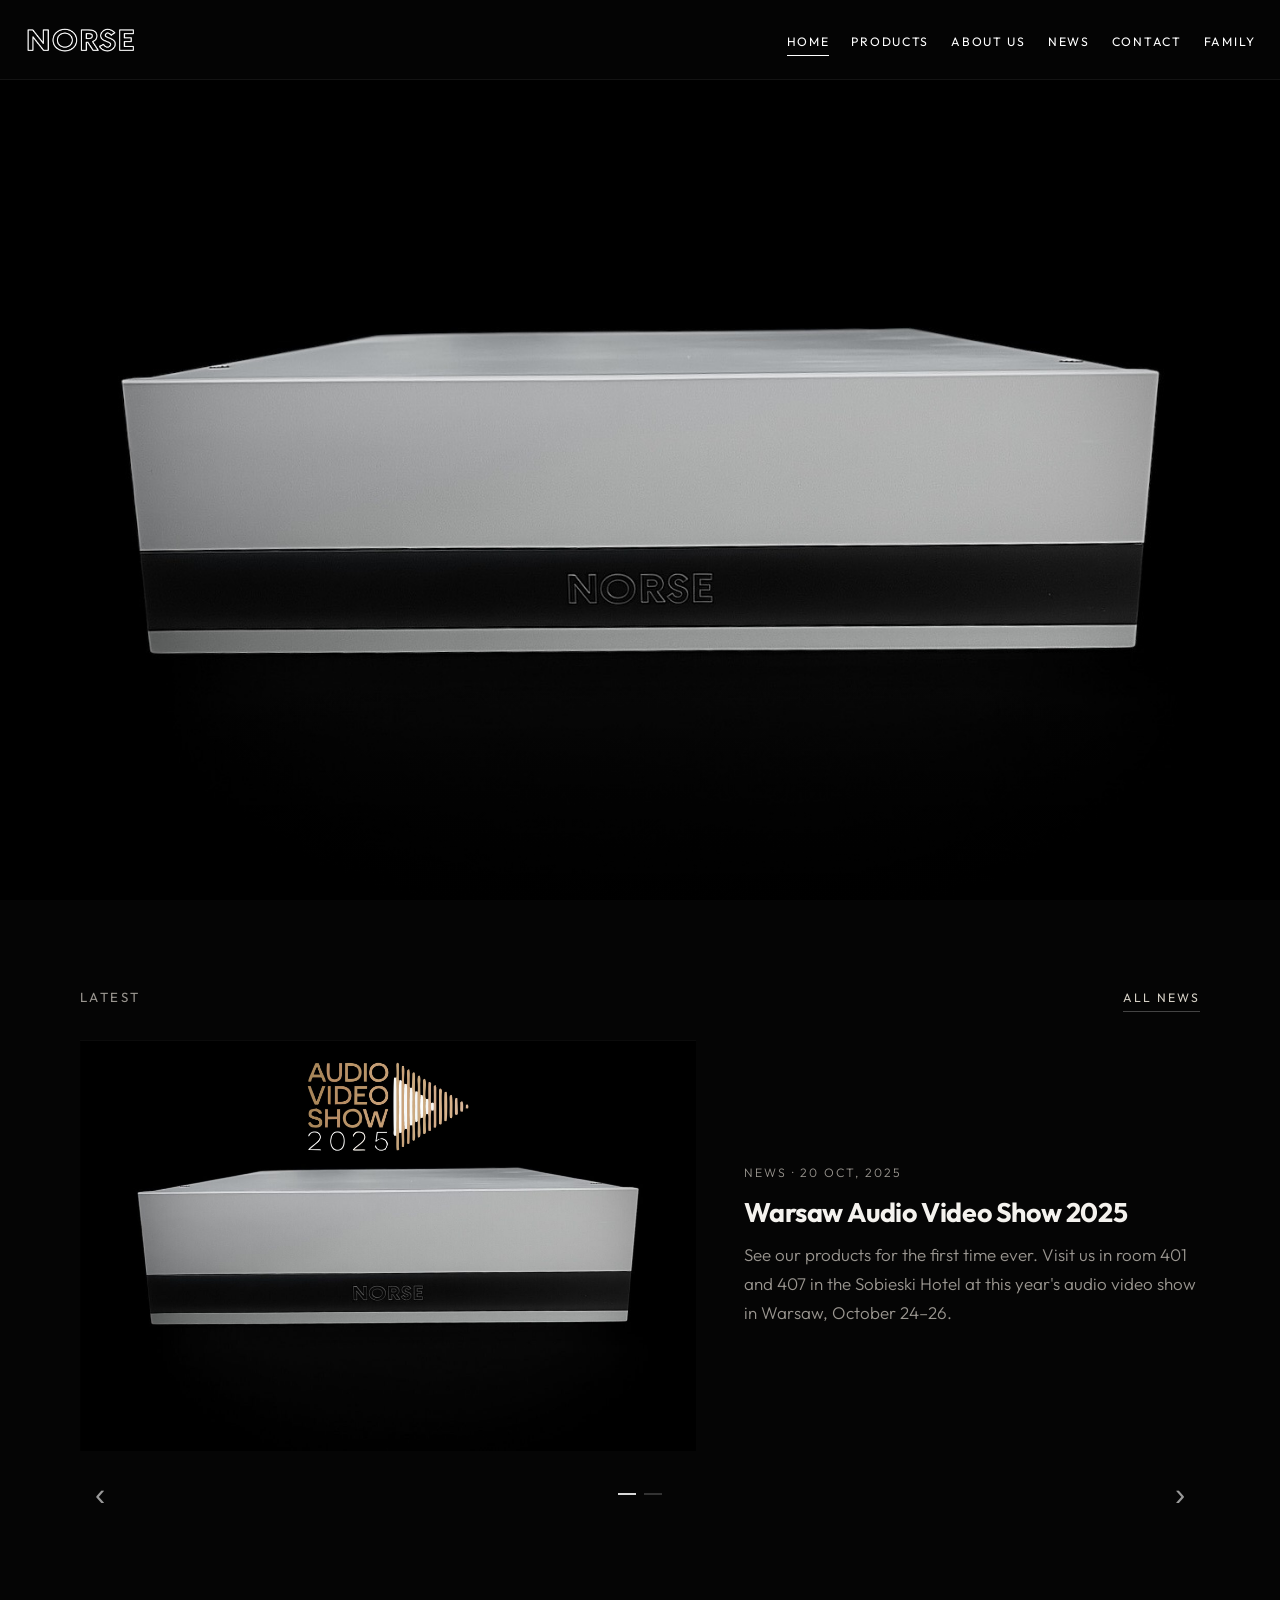
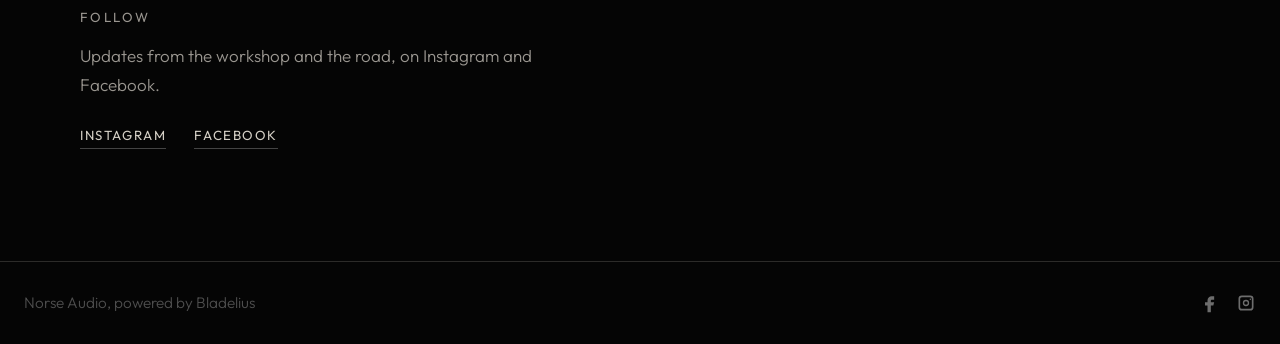
<file: index.html>
<!DOCTYPE html>
<html lang="en">
<head>
  <meta charset="utf-8">
  <meta name="viewport" content="width=device-width, initial-scale=1">
  <meta name="robots" content="noindex, nofollow">
  <title>Norse Audio</title>
  <meta name="description" content="Norse Audio, powered by Bladelius. A modular high-fidelity system designed in Sweden: the X1 power amplifier, X2 pre-amplifier and X5 power supply.">
  <link rel="icon" href="favicon.png" type="image/png">
  <link rel="preconnect" href="https://fonts.googleapis.com">
  <link rel="preconnect" href="https://fonts.gstatic.com" crossorigin>
  <link href="https://fonts.googleapis.com/css2?family=Outfit:wght@300;400;500;600;700&display=swap" rel="stylesheet">
  <link rel="stylesheet" href="css/style.css?v=1">
  <style>.hero { background-image: url("images/hero/home.jpg"); background-position: 50% 50%; }</style>
  <script type="application/ld+json">
{
  "@context": "https://schema.org",
  "@type": "Organization",
  "name": "Norse Audio",
  "brand": "Norse Audio",
  "url": "https://www.norseaudio.se/",
  "logo": "https://www.norseaudio.se/images/brand/logo.png",
  "parentOrganization": {
    "@type": "Organization",
    "name": "Bladelius",
    "url": "https://bladelius.com/"
  },
  "sameAs": [
    "https://www.instagram.com/norse_audio/",
    "https://www.facebook.com/profile.php?id=61580190315646"
  ]
}
  </script>
</head>
<body>
  <header class="site-header">
    <div class="inner">
      <a class="logo" href="index.html" aria-label="Norse Audio home">
        <img src="images/brand/logo.png?v=1" width="200" height="53" alt="Norse">
      </a>
      <button class="nav-toggle" type="button" aria-label="Open menu" aria-expanded="false" aria-controls="site-nav"><svg viewBox="0 0 24 24" aria-hidden="true"><path d="M3 6h18v2H3V6zm0 5h18v2H3v-2zm0 5h18v2H3v-2z"/></svg></button>
      <nav class="site-nav" id="site-nav">
        <ul>
          <li><a href="index.html" aria-current="page">Home</a></li>
          <li><a href="products/">Products</a></li>
          <li><a href="about-us/">About Us</a></li>
          <li><a href="news/">News</a></li>
          <li><a href="contact/">Contact</a></li>
          <li><a href="family/">Family</a></li>
        </ul>
      </nav>
    </div>
  </header>
  <main>
    <section class="hero" aria-label="Norse Audio"></section>

    <section class="home-latest">
      <div class="wrap">
        <div class="section-head">
          <h2>Latest</h2>
          <a class="text-link" href="news/">All news</a>
        </div>
        <div class="slider" data-slider data-interval="7000" aria-label="Latest news">
          <div class="slider-viewport">
        <article class="slide is-active">
          <a href="news/">
            <div class="slide-image"><img src="images/news/warsaw.jpg" alt="Norse Audio component at the Warsaw Audio Video Show 2025"></div>
            <div class="slide-body">
              <p class="kicker">News · 20 Oct, 2025</p>
              <h3>Warsaw Audio Video Show 2025</h3>
              <p>See our products for the first time ever. Visit us in room 401 and 407 in the Sobieski Hotel at this year&#x27;s audio video show in Warsaw, October 24–26.</p>
            </div>
          </a>
        </article>
        <article class="slide">
          <a href="news/">
            <div class="slide-image"><img src="images/news/system.jpg" alt="Norse Audio component"></div>
            <div class="slide-body">
              <p class="kicker">News · 6 Oct, 2025</p>
              <h3>Norse, powered by Bladelius</h3>
              <p>Read more about the new Norse X1 and X5.</p>
            </div>
          </a>
        </article>
          </div>
          <div class="slider-controls">
            <button type="button" class="slider-prev" aria-label="Previous"></button>
            <div class="slider-dots" role="tablist" aria-label="Choose slide"></div>
            <button type="button" class="slider-next" aria-label="Next"></button>
          </div>
        </div>
      </div>
    </section>

    <section class="home-follow">
      <div class="wrap">
        <h2>Follow</h2>
        <p>Updates from the workshop and the road, on Instagram and Facebook.</p>
        <div class="follow-links">
          <a href="https://www.instagram.com/norse_audio/" target="_blank" rel="noopener">Instagram</a>
          <a href="https://www.facebook.com/profile.php?id=61580190315646" target="_blank" rel="noopener">Facebook</a>
        </div>
      </div>
    </section>
  </main>
  <footer class="site-footer">
    <div class="inner">
      <div>Norse Audio, powered by Bladelius</div>
      <div class="footer-social">
        <a href="https://www.facebook.com/profile.php?id=61580190315646" target="_blank" rel="noopener" title="Facebook" aria-label="Facebook"><svg viewBox="0 0 24 24" aria-hidden="true"><path d="M14 8h3V4h-3c-2.8 0-5 2.2-5 5v2H6v4h3v8h4v-8h3l1-4h-4V9c0-.6.4-1 1-1z"/></svg></a>
        <a href="https://www.instagram.com/norse_audio/" target="_blank" rel="noopener" title="Instagram" aria-label="Instagram"><svg viewBox="0 0 24 24" aria-hidden="true"><path d="M7 3h10a4 4 0 0 1 4 4v10a4 4 0 0 1-4 4H7a4 4 0 0 1-4-4V7a4 4 0 0 1 4-4zm10 2H7a2 2 0 0 0-2 2v10a2 2 0 0 0 2 2h10a2 2 0 0 0 2-2V7a2 2 0 0 0-2-2zm-5 3.2A3.8 3.8 0 1 1 8.2 12 3.8 3.8 0 0 1 12 8.2zm0 1.6A2.2 2.2 0 1 0 14.2 12 2.2 2.2 0 0 0 12 9.8zM17.2 6.6a.9.9 0 1 1-.9.9.9.9 0 0 1 .9-.9z"/></svg></a>
      </div>
    </div>
  </footer>
  <script src="js/main.js?v=1"></script>
</body>
</html>
</file>
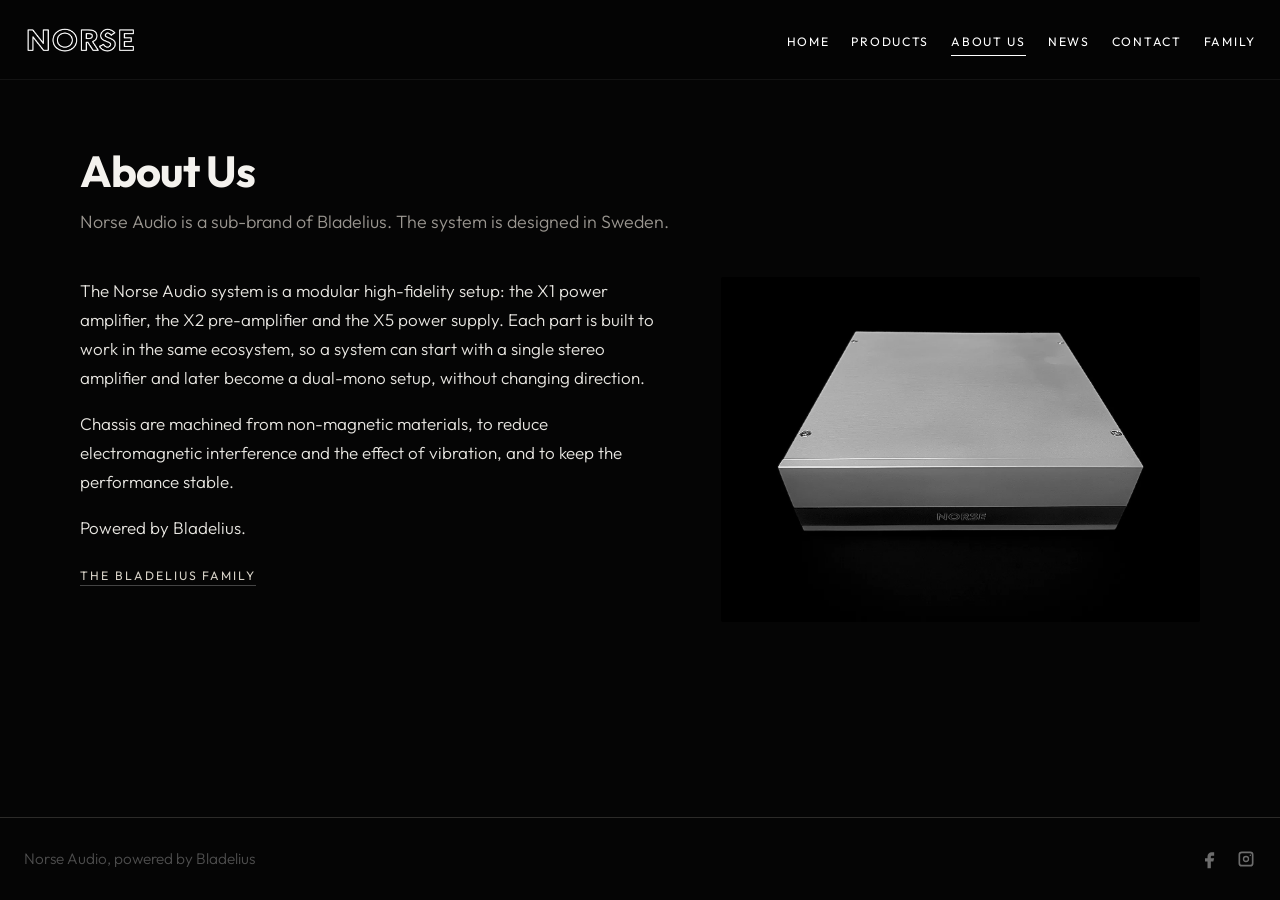
<file: about-us/index.html>
<!DOCTYPE html>
<html lang="en">
<head>
  <meta charset="utf-8">
  <meta name="viewport" content="width=device-width, initial-scale=1">
  <meta name="robots" content="noindex, nofollow">
  <title>Norse Audio – About Us</title>
  <meta name="description" content="Norse Audio is a sub-brand of Bladelius. A modular high-fidelity system, designed in Sweden.">
  <link rel="icon" href="../favicon.png" type="image/png">
  <link rel="preconnect" href="https://fonts.googleapis.com">
  <link rel="preconnect" href="https://fonts.gstatic.com" crossorigin>
  <link href="https://fonts.googleapis.com/css2?family=Outfit:wght@300;400;500;600;700&display=swap" rel="stylesheet">
  <link rel="stylesheet" href="../css/style.css?v=1">
</head>
<body>
  <header class="site-header">
    <div class="inner">
      <a class="logo" href="../index.html" aria-label="Norse Audio home">
        <img src="../images/brand/logo.png?v=1" width="200" height="53" alt="Norse">
      </a>
      <button class="nav-toggle" type="button" aria-label="Open menu" aria-expanded="false" aria-controls="site-nav"><svg viewBox="0 0 24 24" aria-hidden="true"><path d="M3 6h18v2H3V6zm0 5h18v2H3v-2zm0 5h18v2H3v-2z"/></svg></button>
      <nav class="site-nav" id="site-nav">
        <ul>
          <li><a href="../index.html">Home</a></li>
          <li><a href="../products/">Products</a></li>
          <li><a href="../about-us/" aria-current="page">About Us</a></li>
          <li><a href="../news/">News</a></li>
          <li><a href="../contact/">Contact</a></li>
          <li><a href="../family/">Family</a></li>
        </ul>
      </nav>
    </div>
  </header>
  <main class="page">
    <div class="wrap">
      <header class="page-header">
        <h1>About Us</h1>
        <p class="lede">Norse Audio is a sub-brand of Bladelius. The system is designed in Sweden.</p>
      </header>
      <div class="split">
        <div class="prose">
          <p>The Norse Audio system is a modular high-fidelity setup: the X1 power amplifier, the X2 pre-amplifier and the X5 power supply. Each part is built to work in the same ecosystem, so a system can start with a single stereo amplifier and later become a dual-mono setup, without changing direction.</p>
          <p>Chassis are machined from non-magnetic materials, to reduce electromagnetic interference and the effect of vibration, and to keep the performance stable.</p>
          <p>Powered by Bladelius.</p>
          <p><a class="text-link" href="../family/">The Bladelius family</a></p>
        </div>
        <div>
          <img src="../images/products/angle.jpg" alt="Norse Audio component">
        </div>
      </div>
    </div>
  </main>
  <footer class="site-footer">
    <div class="inner">
      <div>Norse Audio, powered by Bladelius</div>
      <div class="footer-social">
        <a href="https://www.facebook.com/profile.php?id=61580190315646" target="_blank" rel="noopener" title="Facebook" aria-label="Facebook"><svg viewBox="0 0 24 24" aria-hidden="true"><path d="M14 8h3V4h-3c-2.8 0-5 2.2-5 5v2H6v4h3v8h4v-8h3l1-4h-4V9c0-.6.4-1 1-1z"/></svg></a>
        <a href="https://www.instagram.com/norse_audio/" target="_blank" rel="noopener" title="Instagram" aria-label="Instagram"><svg viewBox="0 0 24 24" aria-hidden="true"><path d="M7 3h10a4 4 0 0 1 4 4v10a4 4 0 0 1-4 4H7a4 4 0 0 1-4-4V7a4 4 0 0 1 4-4zm10 2H7a2 2 0 0 0-2 2v10a2 2 0 0 0 2 2h10a2 2 0 0 0 2-2V7a2 2 0 0 0-2-2zm-5 3.2A3.8 3.8 0 1 1 8.2 12 3.8 3.8 0 0 1 12 8.2zm0 1.6A2.2 2.2 0 1 0 14.2 12 2.2 2.2 0 0 0 12 9.8zM17.2 6.6a.9.9 0 1 1-.9.9.9.9 0 0 1 .9-.9z"/></svg></a>
      </div>
    </div>
  </footer>
  <script src="../js/main.js?v=1"></script>
</body>
</html>
</file>
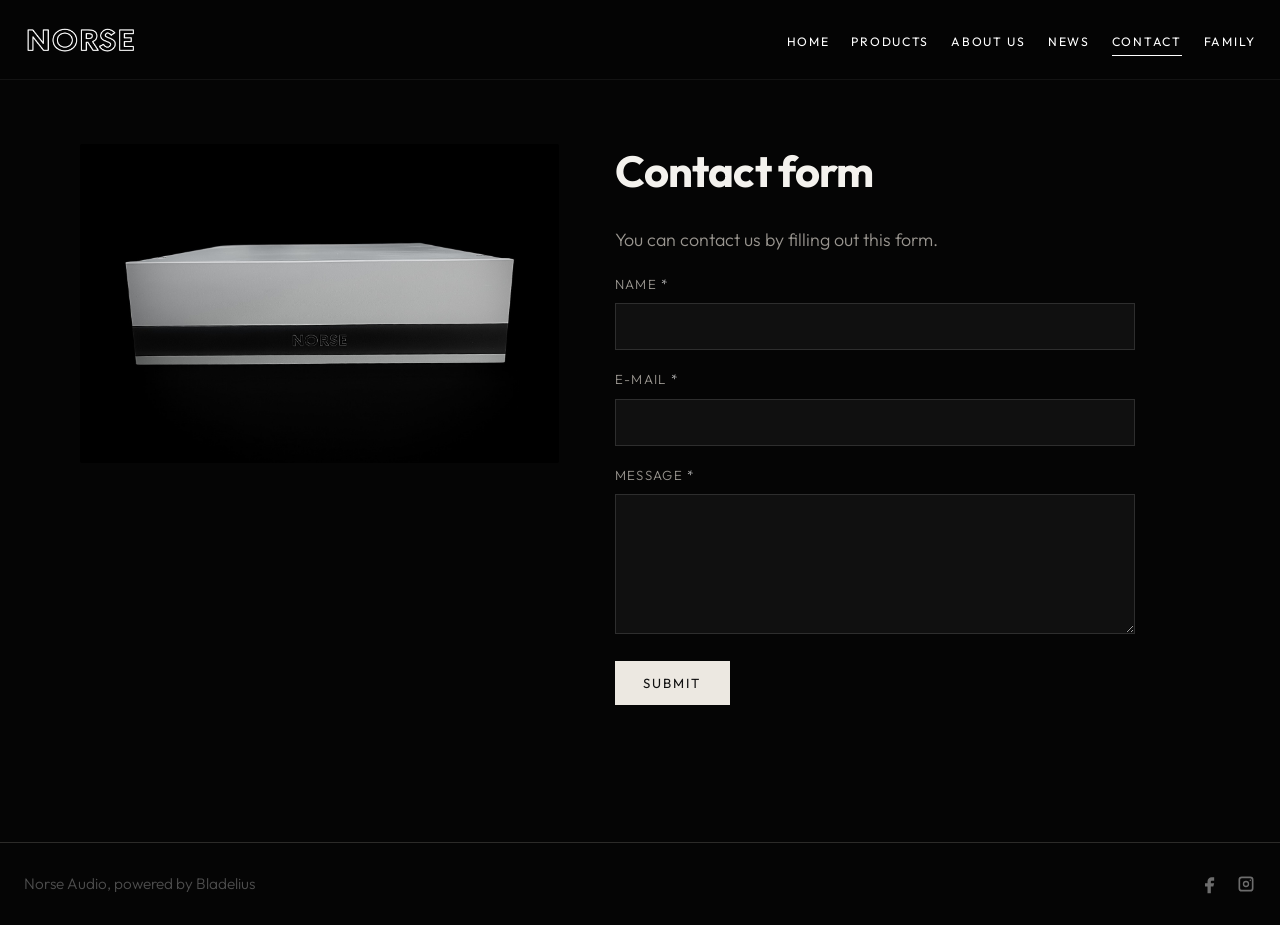
<file: contact/index.html>
<!DOCTYPE html>
<html lang="en">
<head>
  <meta charset="utf-8">
  <meta name="viewport" content="width=device-width, initial-scale=1">
  <meta name="robots" content="noindex, nofollow">
  <title>Norse Audio – Contact</title>
  <meta name="description" content="Contact Norse Audio through the form on this page.">
  <link rel="icon" href="../favicon.png" type="image/png">
  <link rel="preconnect" href="https://fonts.googleapis.com">
  <link rel="preconnect" href="https://fonts.gstatic.com" crossorigin>
  <link href="https://fonts.googleapis.com/css2?family=Outfit:wght@300;400;500;600;700&display=swap" rel="stylesheet">
  <link rel="stylesheet" href="../css/style.css?v=1">
</head>
<body>
  <header class="site-header">
    <div class="inner">
      <a class="logo" href="../index.html" aria-label="Norse Audio home">
        <img src="../images/brand/logo.png?v=1" width="200" height="53" alt="Norse">
      </a>
      <button class="nav-toggle" type="button" aria-label="Open menu" aria-expanded="false" aria-controls="site-nav"><svg viewBox="0 0 24 24" aria-hidden="true"><path d="M3 6h18v2H3V6zm0 5h18v2H3v-2zm0 5h18v2H3v-2z"/></svg></button>
      <nav class="site-nav" id="site-nav">
        <ul>
          <li><a href="../index.html">Home</a></li>
          <li><a href="../products/">Products</a></li>
          <li><a href="../about-us/">About Us</a></li>
          <li><a href="../news/">News</a></li>
          <li><a href="../contact/" aria-current="page">Contact</a></li>
          <li><a href="../family/">Family</a></li>
        </ul>
      </nav>
    </div>
  </header>
  <main class="page">
    <div class="wrap">
      <div class="split reverse">
        <div>
          <img src="../images/products/front.jpg" alt="Norse Audio component">
        </div>
        <div>
          <h1>Contact form</h1>
          <p class="lede">You can contact us by filling out this form.</p>

          <form class="form" data-contact action="https://api.web3forms.com/submit" method="POST">
            <input type="hidden" name="access_key" value="YOUR_WEB3FORMS_ACCESS_KEY">
            <input type="hidden" name="from_name" value="Norse Audio website">
            <input type="hidden" name="subject" value="Contact form — norseaudio.se">
            <div class="hp" aria-hidden="true">
              <label>Leave this empty <input type="checkbox" name="botcheck" tabindex="-1" autocomplete="off"></label>
            </div>

            <div>
              <label for="name">Name <span class="req">*</span></label>
              <input id="name" name="name" type="text" required autocomplete="name">
            </div>
            <div>
              <label for="email">E-mail <span class="req">*</span></label>
              <input id="email" name="email" type="email" required autocomplete="email">
            </div>
            <div>
              <label for="message">Message <span class="req">*</span></label>
              <textarea id="message" name="message" required></textarea>
            </div>
            <button class="btn" type="submit">Submit</button>
            <div class="form-status" role="status" aria-live="polite"></div>
          </form>
        </div>
      </div>
    </div>
  </main>
  <footer class="site-footer">
    <div class="inner">
      <div>Norse Audio, powered by Bladelius</div>
      <div class="footer-social">
        <a href="https://www.facebook.com/profile.php?id=61580190315646" target="_blank" rel="noopener" title="Facebook" aria-label="Facebook"><svg viewBox="0 0 24 24" aria-hidden="true"><path d="M14 8h3V4h-3c-2.8 0-5 2.2-5 5v2H6v4h3v8h4v-8h3l1-4h-4V9c0-.6.4-1 1-1z"/></svg></a>
        <a href="https://www.instagram.com/norse_audio/" target="_blank" rel="noopener" title="Instagram" aria-label="Instagram"><svg viewBox="0 0 24 24" aria-hidden="true"><path d="M7 3h10a4 4 0 0 1 4 4v10a4 4 0 0 1-4 4H7a4 4 0 0 1-4-4V7a4 4 0 0 1 4-4zm10 2H7a2 2 0 0 0-2 2v10a2 2 0 0 0 2 2h10a2 2 0 0 0 2-2V7a2 2 0 0 0-2-2zm-5 3.2A3.8 3.8 0 1 1 8.2 12 3.8 3.8 0 0 1 12 8.2zm0 1.6A2.2 2.2 0 1 0 14.2 12 2.2 2.2 0 0 0 12 9.8zM17.2 6.6a.9.9 0 1 1-.9.9.9.9 0 0 1 .9-.9z"/></svg></a>
      </div>
    </div>
  </footer>
  <script src="../js/main.js?v=1"></script>
</body>
</html>
</file>
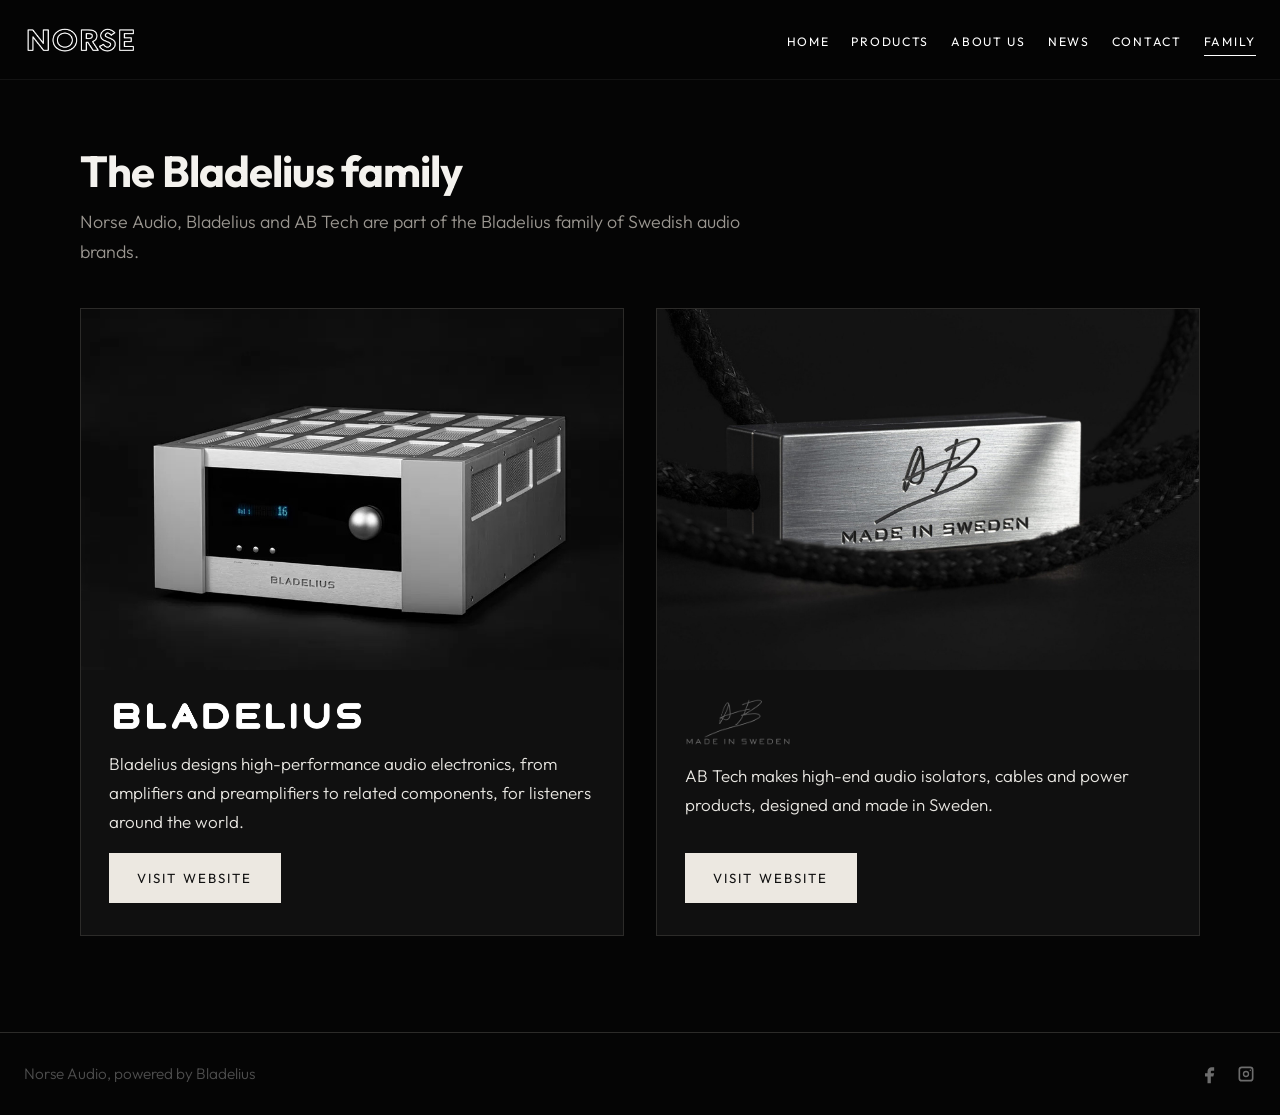
<file: family/index.html>
<!DOCTYPE html>
<html lang="en">
<head>
  <meta charset="utf-8">
  <meta name="viewport" content="width=device-width, initial-scale=1">
  <meta name="robots" content="noindex, nofollow">
  <title>Norse Audio – The Bladelius family</title>
  <meta name="description" content="The Bladelius family: Norse Audio, Bladelius and AB Tech.">
  <link rel="icon" href="../favicon.png" type="image/png">
  <link rel="preconnect" href="https://fonts.googleapis.com">
  <link rel="preconnect" href="https://fonts.gstatic.com" crossorigin>
  <link href="https://fonts.googleapis.com/css2?family=Outfit:wght@300;400;500;600;700&display=swap" rel="stylesheet">
  <link rel="stylesheet" href="../css/style.css?v=1">
</head>
<body>
  <header class="site-header">
    <div class="inner">
      <a class="logo" href="../index.html" aria-label="Norse Audio home">
        <img src="../images/brand/logo.png?v=1" width="200" height="53" alt="Norse">
      </a>
      <button class="nav-toggle" type="button" aria-label="Open menu" aria-expanded="false" aria-controls="site-nav"><svg viewBox="0 0 24 24" aria-hidden="true"><path d="M3 6h18v2H3V6zm0 5h18v2H3v-2zm0 5h18v2H3v-2z"/></svg></button>
      <nav class="site-nav" id="site-nav">
        <ul>
          <li><a href="../index.html">Home</a></li>
          <li><a href="../products/">Products</a></li>
          <li><a href="../about-us/">About Us</a></li>
          <li><a href="../news/">News</a></li>
          <li><a href="../contact/">Contact</a></li>
          <li><a href="../family/" aria-current="page">Family</a></li>
        </ul>
      </nav>
    </div>
  </header>
  <main class="page">
    <div class="wrap">
      <header class="page-header">
        <h1>The Bladelius family</h1>
        <p class="lede">Norse Audio, Bladelius and AB Tech are part of the Bladelius family of Swedish audio brands.</p>
      </header>

      <div class="sister-grid">
        <article class="sister-card">
          <div class="sister-photo">
            <img src="../images/family/bladelius.jpg" alt="Bladelius amplifier">
          </div>
          <div class="sister-body">
            <img class="sister-wordmark" src="../images/brand/bladelius-wordmark.png" alt="Bladelius">
            <p>Bladelius designs high-performance audio electronics, from amplifiers and preamplifiers to related components, for listeners around the world.</p>
            <a class="btn" href="https://bladelius.com" target="_blank" rel="noopener">Visit website</a>
          </div>
        </article>

        <article class="sister-card">
          <div class="sister-photo">
            <img src="../images/family/abtech.jpg" alt="AB Tech product">
          </div>
          <div class="sister-body">
            <img class="sister-wordmark abtech" src="../images/brand/abtech-logo.png" alt="AB Tech">
            <p>AB Tech makes high-end audio isolators, cables and power products, designed and made in Sweden.</p>
            <a class="btn" href="https://ab-tech.se" target="_blank" rel="noopener">Visit website</a>
          </div>
        </article>
      </div>
    </div>
  </main>
  <footer class="site-footer">
    <div class="inner">
      <div>Norse Audio, powered by Bladelius</div>
      <div class="footer-social">
        <a href="https://www.facebook.com/profile.php?id=61580190315646" target="_blank" rel="noopener" title="Facebook" aria-label="Facebook"><svg viewBox="0 0 24 24" aria-hidden="true"><path d="M14 8h3V4h-3c-2.8 0-5 2.2-5 5v2H6v4h3v8h4v-8h3l1-4h-4V9c0-.6.4-1 1-1z"/></svg></a>
        <a href="https://www.instagram.com/norse_audio/" target="_blank" rel="noopener" title="Instagram" aria-label="Instagram"><svg viewBox="0 0 24 24" aria-hidden="true"><path d="M7 3h10a4 4 0 0 1 4 4v10a4 4 0 0 1-4 4H7a4 4 0 0 1-4-4V7a4 4 0 0 1 4-4zm10 2H7a2 2 0 0 0-2 2v10a2 2 0 0 0 2 2h10a2 2 0 0 0 2-2V7a2 2 0 0 0-2-2zm-5 3.2A3.8 3.8 0 1 1 8.2 12 3.8 3.8 0 0 1 12 8.2zm0 1.6A2.2 2.2 0 1 0 14.2 12 2.2 2.2 0 0 0 12 9.8zM17.2 6.6a.9.9 0 1 1-.9.9.9.9 0 0 1 .9-.9z"/></svg></a>
      </div>
    </div>
  </footer>
  <script src="../js/main.js?v=1"></script>
</body>
</html>
</file>
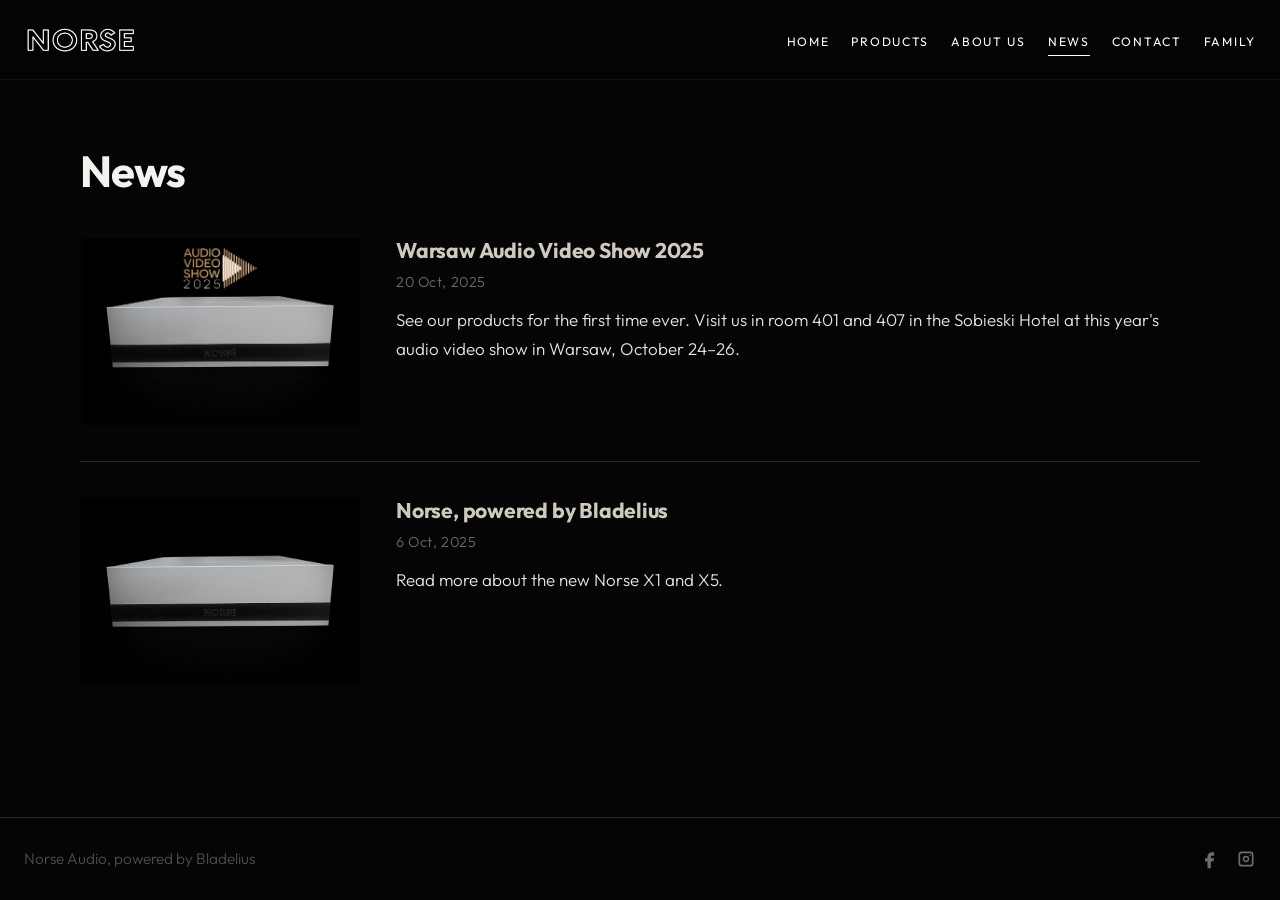
<file: news/index.html>
<!DOCTYPE html>
<html lang="en">
<head>
  <meta charset="utf-8">
  <meta name="viewport" content="width=device-width, initial-scale=1">
  <meta name="robots" content="noindex, nofollow">
  <title>Norse Audio – News</title>
  <meta name="description" content="News from Norse Audio, powered by Bladelius.">
  <link rel="icon" href="../favicon.png" type="image/png">
  <link rel="preconnect" href="https://fonts.googleapis.com">
  <link rel="preconnect" href="https://fonts.gstatic.com" crossorigin>
  <link href="https://fonts.googleapis.com/css2?family=Outfit:wght@300;400;500;600;700&display=swap" rel="stylesheet">
  <link rel="stylesheet" href="../css/style.css?v=1">
</head>
<body>
  <header class="site-header">
    <div class="inner">
      <a class="logo" href="../index.html" aria-label="Norse Audio home">
        <img src="../images/brand/logo.png?v=1" width="200" height="53" alt="Norse">
      </a>
      <button class="nav-toggle" type="button" aria-label="Open menu" aria-expanded="false" aria-controls="site-nav"><svg viewBox="0 0 24 24" aria-hidden="true"><path d="M3 6h18v2H3V6zm0 5h18v2H3v-2zm0 5h18v2H3v-2z"/></svg></button>
      <nav class="site-nav" id="site-nav">
        <ul>
          <li><a href="../index.html">Home</a></li>
          <li><a href="../products/">Products</a></li>
          <li><a href="../about-us/">About Us</a></li>
          <li><a href="../news/" aria-current="page">News</a></li>
          <li><a href="../contact/">Contact</a></li>
          <li><a href="../family/">Family</a></li>
        </ul>
      </nav>
    </div>
  </header>
  <main class="page">
    <div class="wrap">
      <header class="page-header">
        <h1>News</h1>
      </header>
      <div class="news-list">
        <article class="news-item">
          <a class="thumb" href="warsaw-audio-video-show-2025/">
            <img src="../images/news/warsaw.jpg" alt="Norse Audio component at the Warsaw Audio Video Show 2025">
          </a>
          <div>
            <h2><a href="warsaw-audio-video-show-2025/">Warsaw Audio Video Show 2025</a></h2>
            <time datetime="2025-10-20">20 Oct, 2025</time>
            <div class="body"><p>See our products for the first time ever. Visit us in room 401 and 407 in the Sobieski Hotel at this year&#x27;s audio video show in Warsaw, October 24–26.</p></div>
          </div>
        </article>
        <article class="news-item">
          <a class="thumb" href="norse-by-bladelius/">
            <img src="../images/news/system.jpg" alt="Norse Audio component">
          </a>
          <div>
            <h2><a href="norse-by-bladelius/">Norse, powered by Bladelius</a></h2>
            <time datetime="2025-10-06">6 Oct, 2025</time>
            <div class="body"><p>Read more about the new Norse X1 and X5.</p></div>
          </div>
        </article>
      </div>
    </div>
  </main>
  <footer class="site-footer">
    <div class="inner">
      <div>Norse Audio, powered by Bladelius</div>
      <div class="footer-social">
        <a href="https://www.facebook.com/profile.php?id=61580190315646" target="_blank" rel="noopener" title="Facebook" aria-label="Facebook"><svg viewBox="0 0 24 24" aria-hidden="true"><path d="M14 8h3V4h-3c-2.8 0-5 2.2-5 5v2H6v4h3v8h4v-8h3l1-4h-4V9c0-.6.4-1 1-1z"/></svg></a>
        <a href="https://www.instagram.com/norse_audio/" target="_blank" rel="noopener" title="Instagram" aria-label="Instagram"><svg viewBox="0 0 24 24" aria-hidden="true"><path d="M7 3h10a4 4 0 0 1 4 4v10a4 4 0 0 1-4 4H7a4 4 0 0 1-4-4V7a4 4 0 0 1 4-4zm10 2H7a2 2 0 0 0-2 2v10a2 2 0 0 0 2 2h10a2 2 0 0 0 2-2V7a2 2 0 0 0-2-2zm-5 3.2A3.8 3.8 0 1 1 8.2 12 3.8 3.8 0 0 1 12 8.2zm0 1.6A2.2 2.2 0 1 0 14.2 12 2.2 2.2 0 0 0 12 9.8zM17.2 6.6a.9.9 0 1 1-.9.9.9.9 0 0 1 .9-.9z"/></svg></a>
      </div>
    </div>
  </footer>
  <script src="../js/main.js?v=1"></script>
</body>
</html>
</file>
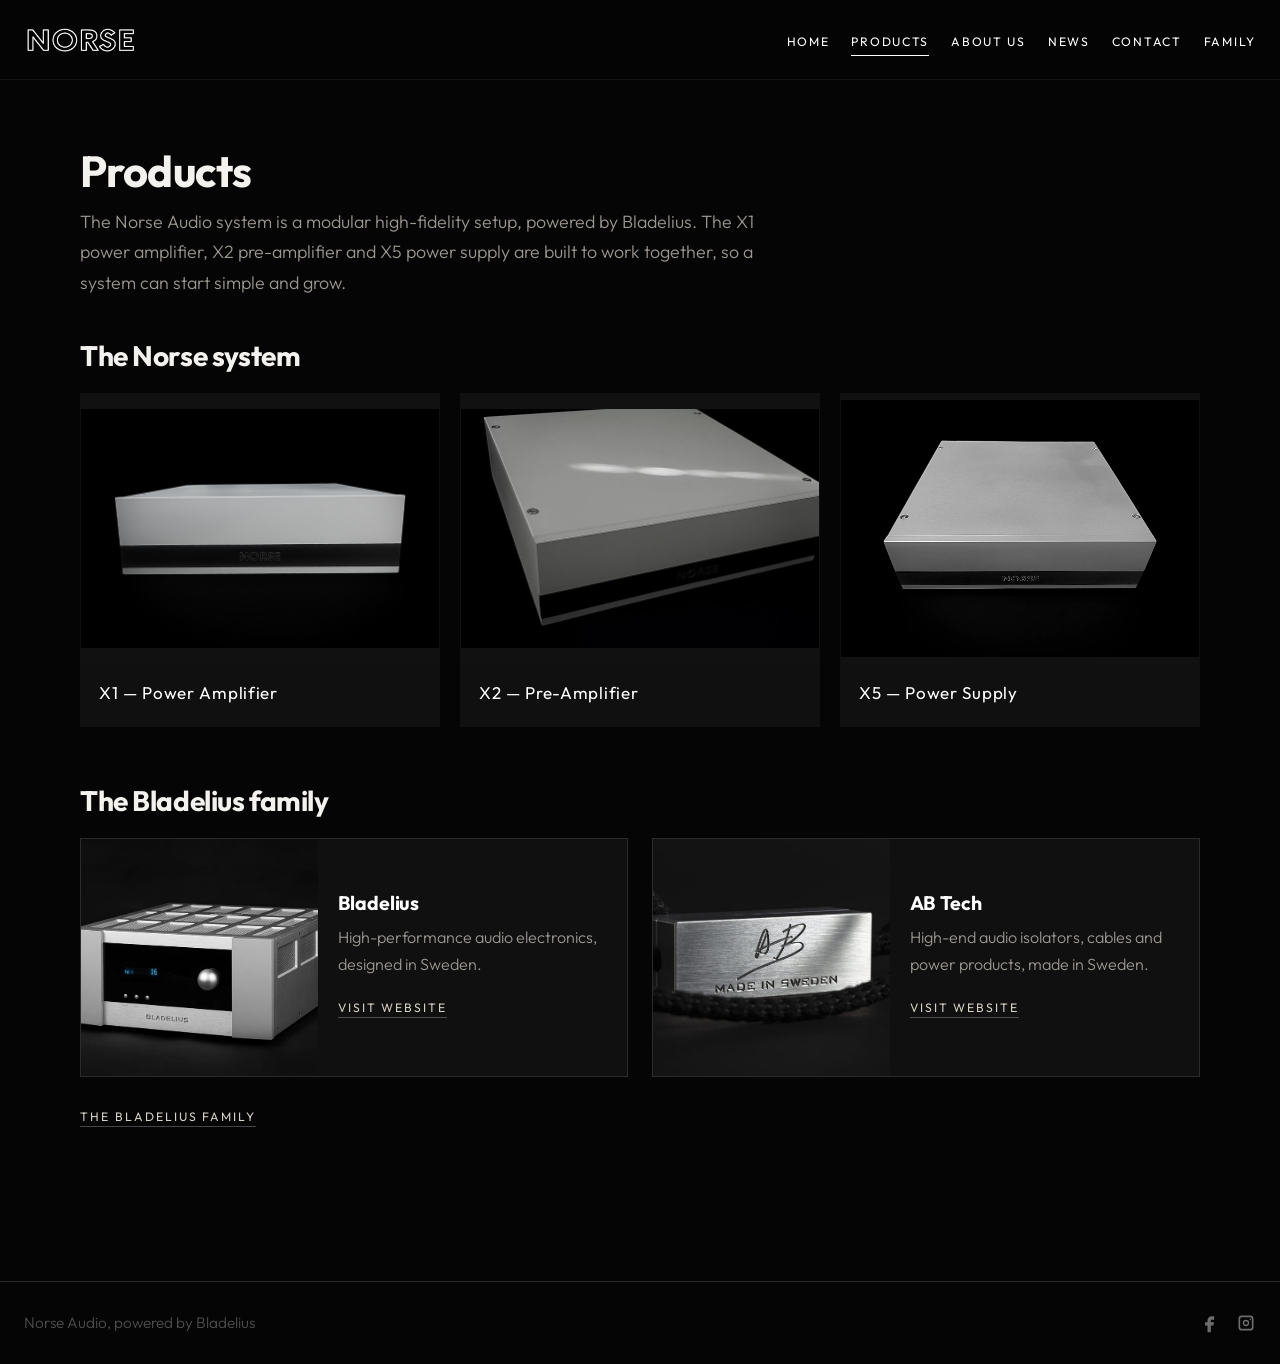
<file: products/index.html>
<!DOCTYPE html>
<html lang="en">
<head>
  <meta charset="utf-8">
  <meta name="viewport" content="width=device-width, initial-scale=1">
  <meta name="robots" content="noindex, nofollow">
  <title>Norse Audio – Products</title>
  <meta name="description" content="The Norse Audio system: X1 power amplifier, X2 pre-amplifier and X5 power supply. A modular high-fidelity system powered by Bladelius.">
  <link rel="icon" href="../favicon.png" type="image/png">
  <link rel="preconnect" href="https://fonts.googleapis.com">
  <link rel="preconnect" href="https://fonts.gstatic.com" crossorigin>
  <link href="https://fonts.googleapis.com/css2?family=Outfit:wght@300;400;500;600;700&display=swap" rel="stylesheet">
  <link rel="stylesheet" href="../css/style.css?v=1">
</head>
<body>
  <header class="site-header">
    <div class="inner">
      <a class="logo" href="../index.html" aria-label="Norse Audio home">
        <img src="../images/brand/logo.png?v=1" width="200" height="53" alt="Norse">
      </a>
      <button class="nav-toggle" type="button" aria-label="Open menu" aria-expanded="false" aria-controls="site-nav"><svg viewBox="0 0 24 24" aria-hidden="true"><path d="M3 6h18v2H3V6zm0 5h18v2H3v-2zm0 5h18v2H3v-2z"/></svg></button>
      <nav class="site-nav" id="site-nav">
        <ul>
          <li><a href="../index.html">Home</a></li>
          <li><a href="../products/" aria-current="page">Products</a></li>
          <li><a href="../about-us/">About Us</a></li>
          <li><a href="../news/">News</a></li>
          <li><a href="../contact/">Contact</a></li>
          <li><a href="../family/">Family</a></li>
        </ul>
      </nav>
    </div>
  </header>
  <main class="page">
    <div class="wrap">
      <header class="page-header">
        <h1>Products</h1>
        <p class="lede">The Norse Audio system is a modular high-fidelity setup, powered by Bladelius. The X1 power amplifier, X2 pre-amplifier and X5 power supply are built to work together, so a system can start simple and grow.</p>
      </header>

      <section class="product-group">
        <h2>The Norse system</h2>
        <div class="product-grid">
          <a class="product-card" href="../x1/">
            <div class="thumb"><img src="../images/products/front.jpg" alt="Norse Audio X1 Power Amplifier"></div>
            <div class="label">X1 — Power Amplifier</div>
          </a>
          <a class="product-card" href="../x2/">
            <div class="thumb"><img src="../images/products/detail.jpg" alt="Norse Audio X2 Pre-Amplifier"></div>
            <div class="label">X2 — Pre-Amplifier</div>
          </a>
          <a class="product-card" href="../x5/">
            <div class="thumb"><img src="../images/products/angle.jpg" alt="Norse Audio X5 Power Supply"></div>
            <div class="label">X5 — Power Supply</div>
          </a>
        </div>
      </section>

      <section class="product-group sister-mini">
        <h2>The Bladelius family</h2>
        <div class="sister-mini-grid">
          <article class="sister-mini-card">
            <a class="thumb" href="https://bladelius.com" target="_blank" rel="noopener">
              <img src="../images/family/bladelius.jpg" alt="Bladelius amplifier">
            </a>
            <div class="sister-mini-body">
              <h3>Bladelius</h3>
              <p>High-performance audio electronics, designed in Sweden.</p>
              <a class="text-link" href="https://bladelius.com" target="_blank" rel="noopener">Visit website</a>
            </div>
          </article>
          <article class="sister-mini-card">
            <a class="thumb" href="https://ab-tech.se" target="_blank" rel="noopener">
              <img src="../images/family/abtech.jpg" alt="AB Tech product">
            </a>
            <div class="sister-mini-body">
              <h3>AB Tech</h3>
              <p>High-end audio isolators, cables and power products, made in Sweden.</p>
              <a class="text-link" href="https://ab-tech.se" target="_blank" rel="noopener">Visit website</a>
            </div>
          </article>
        </div>
        <p class="sister-more"><a class="text-link" href="../family/">The Bladelius family</a></p>
      </section>
    </div>
  </main>
  <footer class="site-footer">
    <div class="inner">
      <div>Norse Audio, powered by Bladelius</div>
      <div class="footer-social">
        <a href="https://www.facebook.com/profile.php?id=61580190315646" target="_blank" rel="noopener" title="Facebook" aria-label="Facebook"><svg viewBox="0 0 24 24" aria-hidden="true"><path d="M14 8h3V4h-3c-2.8 0-5 2.2-5 5v2H6v4h3v8h4v-8h3l1-4h-4V9c0-.6.4-1 1-1z"/></svg></a>
        <a href="https://www.instagram.com/norse_audio/" target="_blank" rel="noopener" title="Instagram" aria-label="Instagram"><svg viewBox="0 0 24 24" aria-hidden="true"><path d="M7 3h10a4 4 0 0 1 4 4v10a4 4 0 0 1-4 4H7a4 4 0 0 1-4-4V7a4 4 0 0 1 4-4zm10 2H7a2 2 0 0 0-2 2v10a2 2 0 0 0 2 2h10a2 2 0 0 0 2-2V7a2 2 0 0 0-2-2zm-5 3.2A3.8 3.8 0 1 1 8.2 12 3.8 3.8 0 0 1 12 8.2zm0 1.6A2.2 2.2 0 1 0 14.2 12 2.2 2.2 0 0 0 12 9.8zM17.2 6.6a.9.9 0 1 1-.9.9.9.9 0 0 1 .9-.9z"/></svg></a>
      </div>
    </div>
  </footer>
  <script src="../js/main.js?v=1"></script>
</body>
</html>
</file>
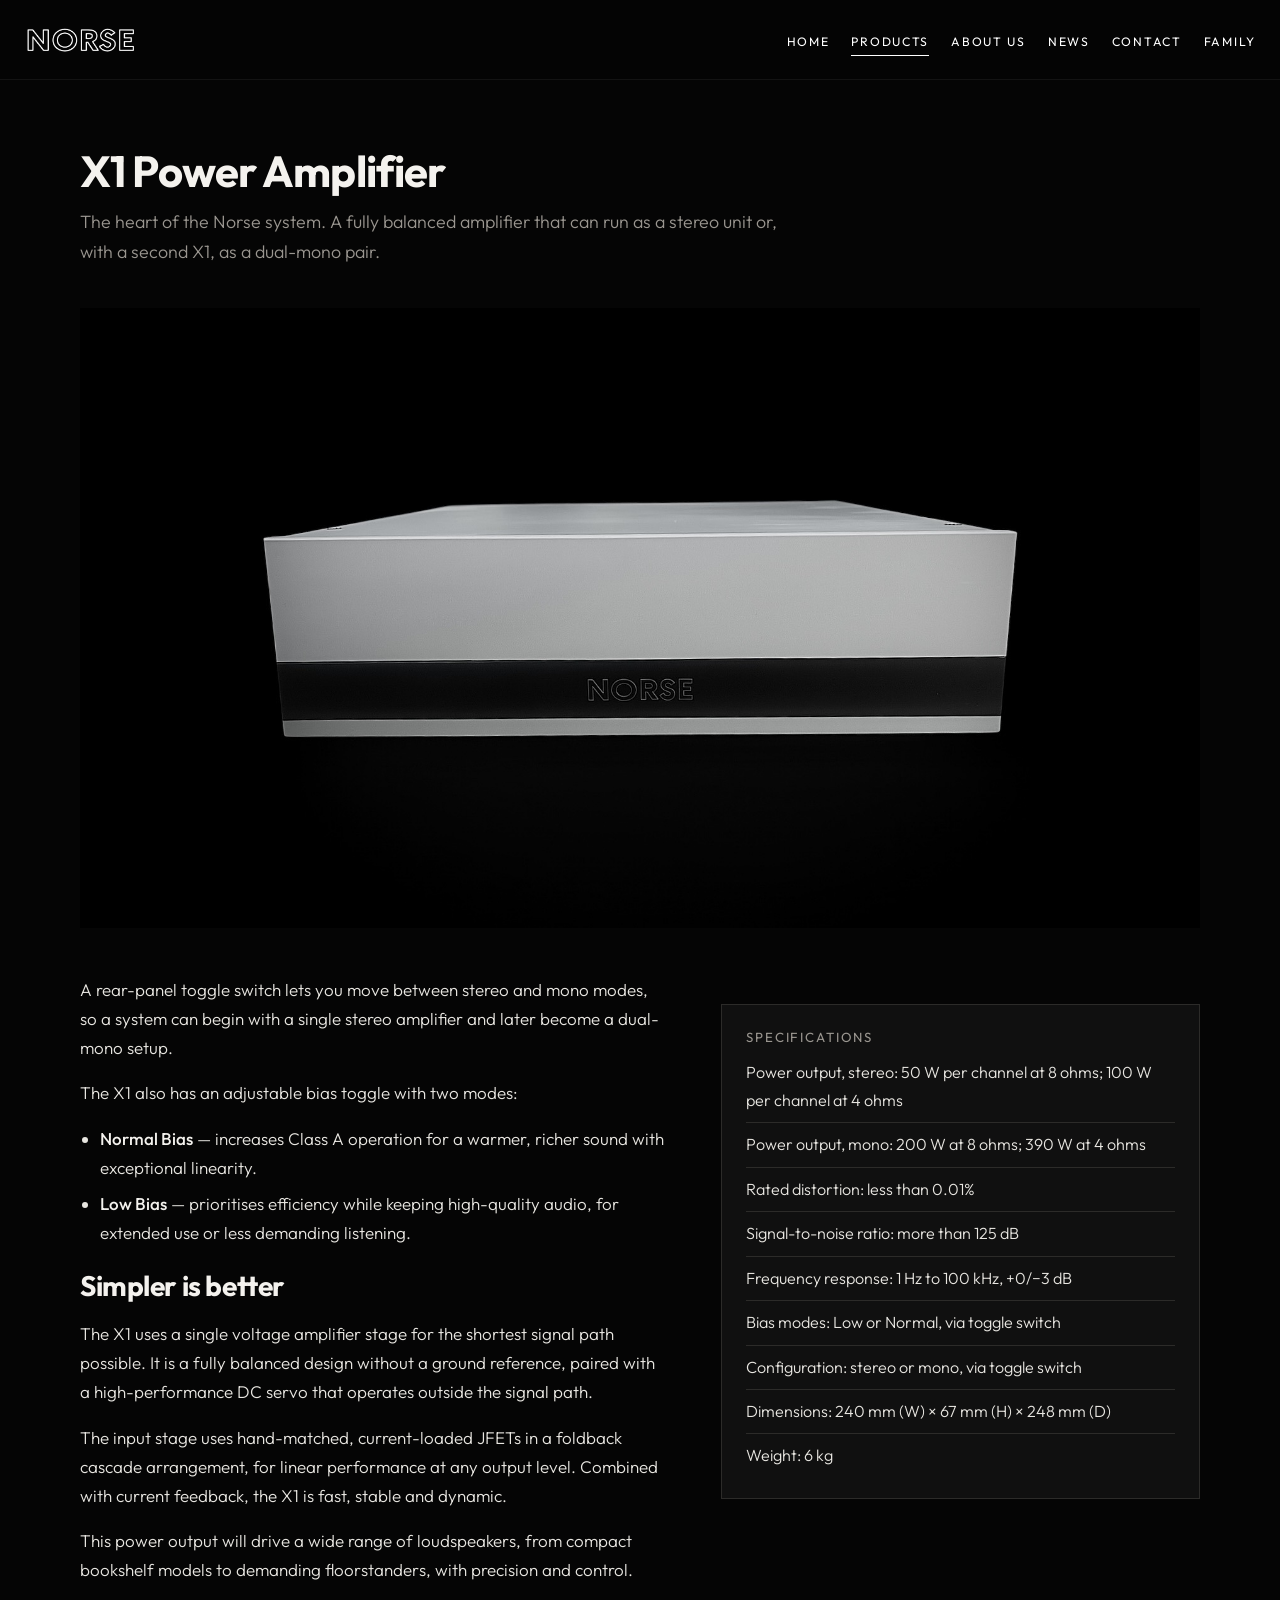
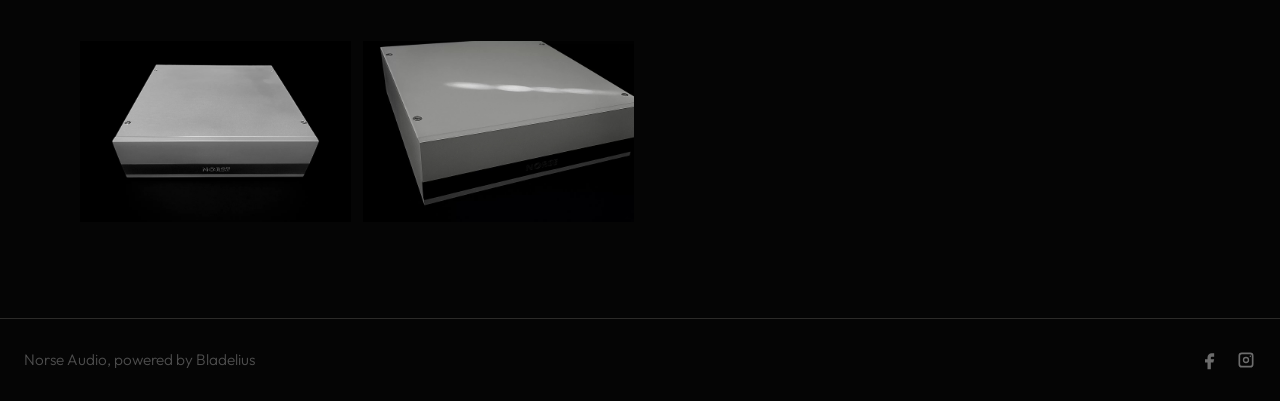
<file: x1/index.html>
<!DOCTYPE html>
<html lang="en">
<head>
  <meta charset="utf-8">
  <meta name="viewport" content="width=device-width, initial-scale=1">
  <meta name="robots" content="noindex, nofollow">
  <title>Norse Audio – X1 Power Amplifier</title>
  <meta name="description" content="The Norse Audio X1 power amplifier. Stereo or mono, with adjustable bias, powered by Bladelius.">
  <link rel="icon" href="../favicon.png" type="image/png">
  <link rel="preconnect" href="https://fonts.googleapis.com">
  <link rel="preconnect" href="https://fonts.gstatic.com" crossorigin>
  <link href="https://fonts.googleapis.com/css2?family=Outfit:wght@300;400;500;600;700&display=swap" rel="stylesheet">
  <link rel="stylesheet" href="../css/style.css?v=1">
  <script type="application/ld+json">
{
  "@context": "https://schema.org",
  "@type": "Product",
  "name": "Norse Audio X1 Power Amplifier",
  "description": "A fully balanced power amplifier that can run in stereo or mono, with adjustable bias. Part of the Norse Audio modular system, powered by Bladelius.",
  "brand": {
    "@type": "Brand",
    "name": "Norse Audio"
  },
  "image": "https://www.norseaudio.se/images/products/front.jpg"
}
  </script>
</head>
<body>
  <header class="site-header">
    <div class="inner">
      <a class="logo" href="../index.html" aria-label="Norse Audio home">
        <img src="../images/brand/logo.png?v=1" width="200" height="53" alt="Norse">
      </a>
      <button class="nav-toggle" type="button" aria-label="Open menu" aria-expanded="false" aria-controls="site-nav"><svg viewBox="0 0 24 24" aria-hidden="true"><path d="M3 6h18v2H3V6zm0 5h18v2H3v-2zm0 5h18v2H3v-2z"/></svg></button>
      <nav class="site-nav" id="site-nav">
        <ul>
          <li><a href="../index.html">Home</a></li>
          <li><a href="../products/" aria-current="page">Products</a></li>
          <li><a href="../about-us/">About Us</a></li>
          <li><a href="../news/">News</a></li>
          <li><a href="../contact/">Contact</a></li>
          <li><a href="../family/">Family</a></li>
        </ul>
      </nav>
    </div>
  </header>
  <main class="page">
    <div class="wrap">
      <header class="page-header">
        <h1>X1 Power Amplifier</h1>
        <p class="lede">The heart of the Norse system. A fully balanced amplifier that can run as a stereo unit or, with a second X1, as a dual-mono pair.</p>
      </header>

      <div class="product-hero">
        <a href="../images/products/front.jpg" data-lightbox>
          <img src="../images/products/front.jpg" alt="Norse Audio X1 Power Amplifier">
        </a>
      </div>

      <div class="split">
        <div class="prose">
          <p>A rear-panel toggle switch lets you move between stereo and mono modes, so a system can begin with a single stereo amplifier and later become a dual-mono setup.</p>
          <p>The X1 also has an adjustable bias toggle with two modes:</p>
          <ul>
            <li><strong>Normal Bias</strong> — increases Class A operation for a warmer, richer sound with exceptional linearity.</li>
            <li><strong>Low Bias</strong> — prioritises efficiency while keeping high-quality audio, for extended use or less demanding listening.</li>
          </ul>
          <h2>Simpler is better</h2>
          <p>The X1 uses a single voltage amplifier stage for the shortest signal path possible. It is a fully balanced design without a ground reference, paired with a high-performance DC servo that operates outside the signal path.</p>
          <p>The input stage uses hand-matched, current-loaded JFETs in a foldback cascade arrangement, for linear performance at any output level. Combined with current feedback, the X1 is fast, stable and dynamic.</p>
          <p>This power output will drive a wide range of loudspeakers, from compact bookshelf models to demanding floorstanders, with precision and control.</p>
        </div>
        <div class="specs">
          <h2>Specifications</h2>
          <ul>
            <li>Power output, stereo: 50 W per channel at 8 ohms; 100 W per channel at 4 ohms</li>
            <li>Power output, mono: 200 W at 8 ohms; 390 W at 4 ohms</li>
            <li>Rated distortion: less than 0.01%</li>
            <li>Signal-to-noise ratio: more than 125 dB</li>
            <li>Frequency response: 1 Hz to 100 kHz, +0/−3 dB</li>
            <li>Bias modes: Low or Normal, via toggle switch</li>
            <li>Configuration: stereo or mono, via toggle switch</li>
            <li>Dimensions: 240 mm (W) × 67 mm (H) × 248 mm (D)</li>
            <li>Weight: 6 kg</li>
          </ul>
        </div>
      </div>

      <div class="gallery">
        <a href="../images/products/angle.jpg" data-lightbox><img src="../images/products/angle.jpg" alt="Norse Audio component, three-quarter view"></a>
        <a href="../images/products/detail.jpg" data-lightbox><img src="../images/products/detail.jpg" alt="Norse Audio component, close view"></a>
      </div>
    </div>
  </main>
  <footer class="site-footer">
    <div class="inner">
      <div>Norse Audio, powered by Bladelius</div>
      <div class="footer-social">
        <a href="https://www.facebook.com/profile.php?id=61580190315646" target="_blank" rel="noopener" title="Facebook" aria-label="Facebook"><svg viewBox="0 0 24 24" aria-hidden="true"><path d="M14 8h3V4h-3c-2.8 0-5 2.2-5 5v2H6v4h3v8h4v-8h3l1-4h-4V9c0-.6.4-1 1-1z"/></svg></a>
        <a href="https://www.instagram.com/norse_audio/" target="_blank" rel="noopener" title="Instagram" aria-label="Instagram"><svg viewBox="0 0 24 24" aria-hidden="true"><path d="M7 3h10a4 4 0 0 1 4 4v10a4 4 0 0 1-4 4H7a4 4 0 0 1-4-4V7a4 4 0 0 1 4-4zm10 2H7a2 2 0 0 0-2 2v10a2 2 0 0 0 2 2h10a2 2 0 0 0 2-2V7a2 2 0 0 0-2-2zm-5 3.2A3.8 3.8 0 1 1 8.2 12 3.8 3.8 0 0 1 12 8.2zm0 1.6A2.2 2.2 0 1 0 14.2 12 2.2 2.2 0 0 0 12 9.8zM17.2 6.6a.9.9 0 1 1-.9.9.9.9 0 0 1 .9-.9z"/></svg></a>
      </div>
    </div>
  </footer>
  <script src="../js/main.js?v=1"></script>
</body>
</html>
</file>
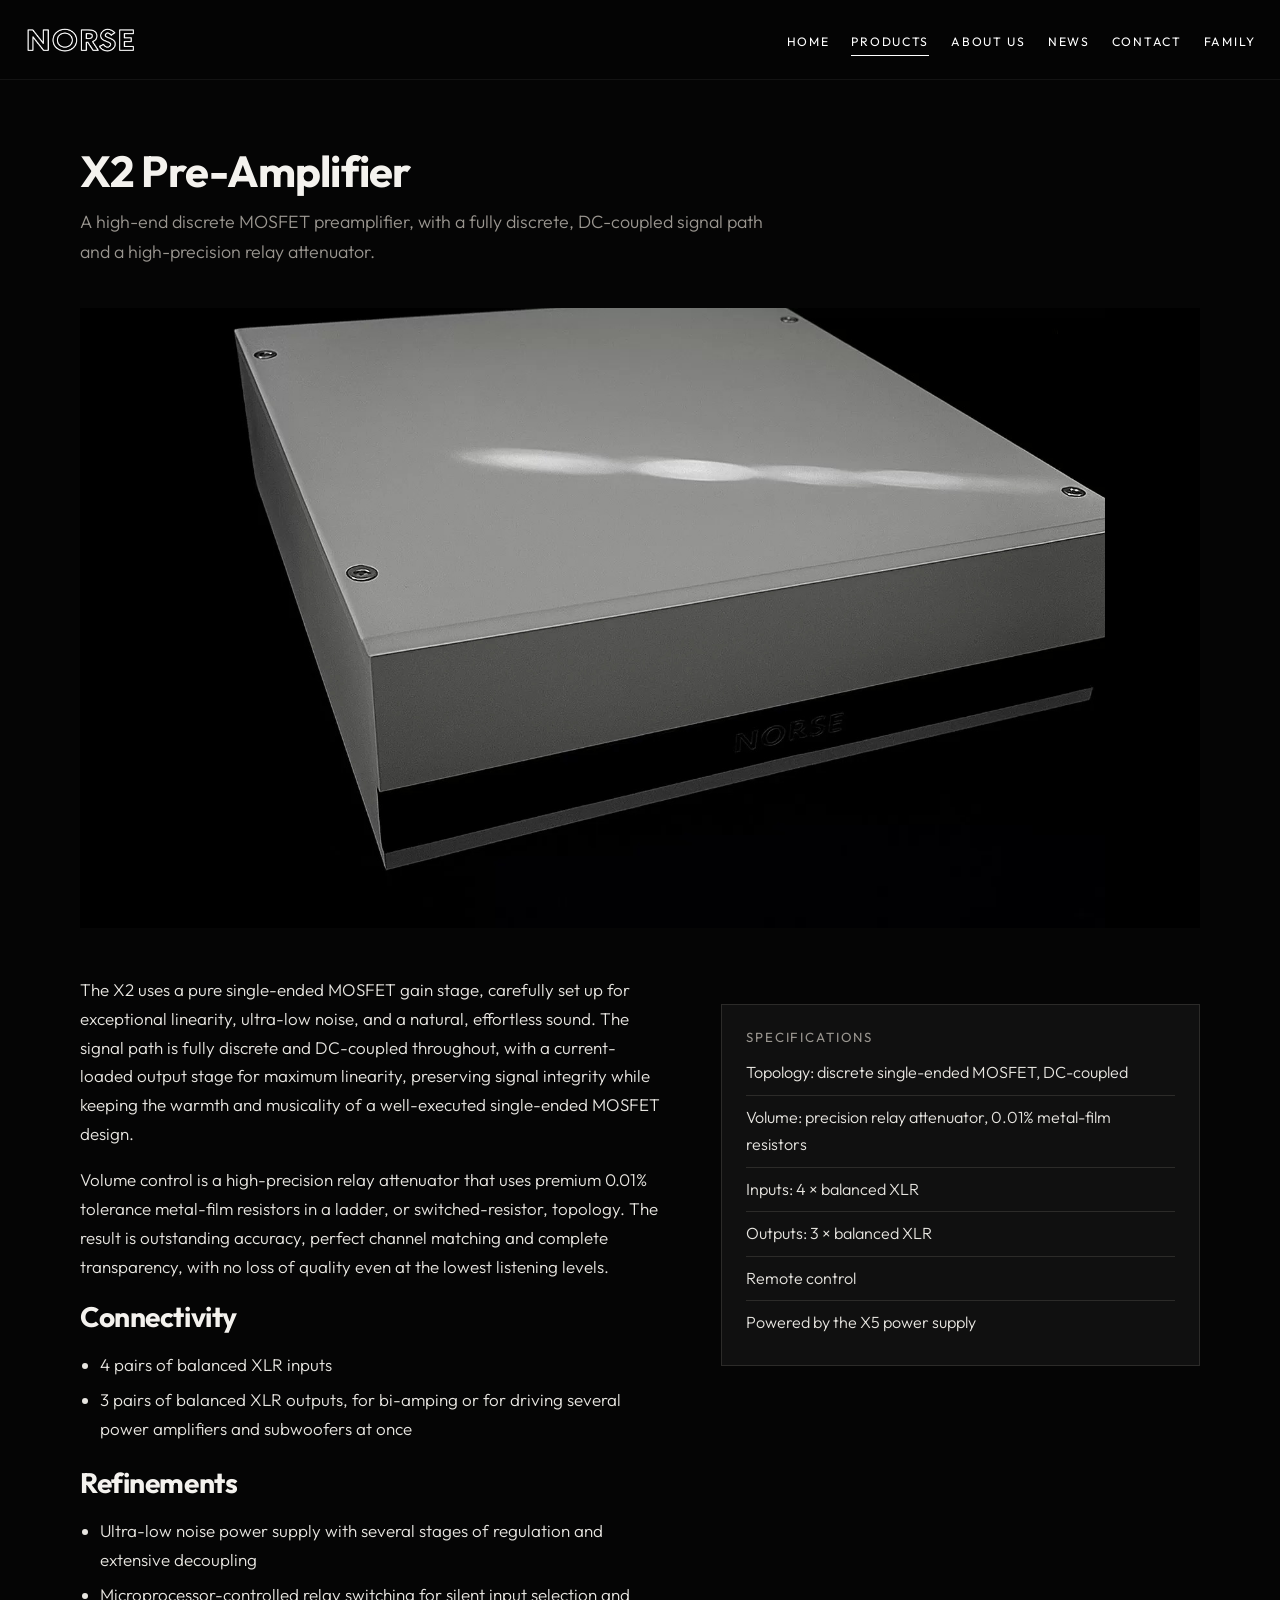
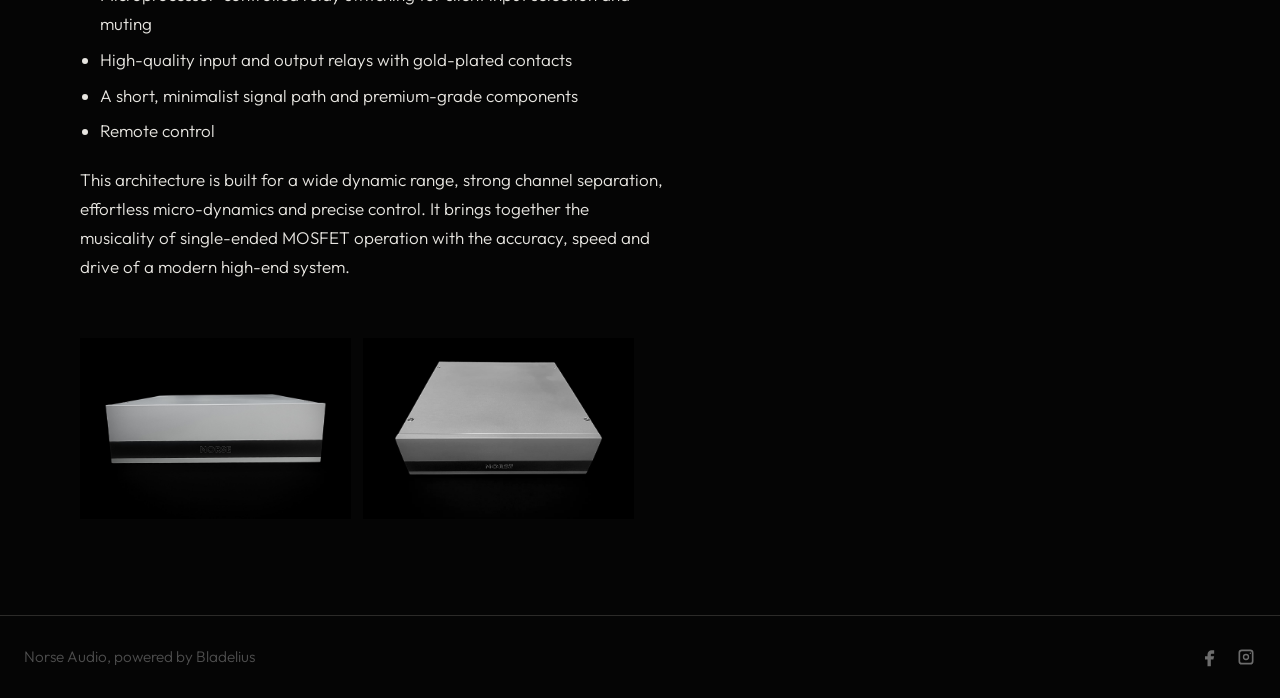
<file: x2/index.html>
<!DOCTYPE html>
<html lang="en">
<head>
  <meta charset="utf-8">
  <meta name="viewport" content="width=device-width, initial-scale=1">
  <meta name="robots" content="noindex, nofollow">
  <title>Norse Audio – X2 Pre-Amplifier</title>
  <meta name="description" content="The Norse Audio X2 pre-amplifier. A discrete MOSFET, fully balanced preamplifier, powered by Bladelius.">
  <link rel="icon" href="../favicon.png" type="image/png">
  <link rel="preconnect" href="https://fonts.googleapis.com">
  <link rel="preconnect" href="https://fonts.gstatic.com" crossorigin>
  <link href="https://fonts.googleapis.com/css2?family=Outfit:wght@300;400;500;600;700&display=swap" rel="stylesheet">
  <link rel="stylesheet" href="../css/style.css?v=1">
  <script type="application/ld+json">
{
  "@context": "https://schema.org",
  "@type": "Product",
  "name": "Norse Audio X2 Pre-Amplifier",
  "description": "A high-end discrete MOSFET preamplifier with a fully discrete, DC-coupled signal path and a precision relay attenuator. Part of the Norse Audio modular system, powered by Bladelius.",
  "brand": {
    "@type": "Brand",
    "name": "Norse Audio"
  },
  "image": "https://www.norseaudio.se/images/products/detail.jpg"
}
  </script>
</head>
<body>
  <header class="site-header">
    <div class="inner">
      <a class="logo" href="../index.html" aria-label="Norse Audio home">
        <img src="../images/brand/logo.png?v=1" width="200" height="53" alt="Norse">
      </a>
      <button class="nav-toggle" type="button" aria-label="Open menu" aria-expanded="false" aria-controls="site-nav"><svg viewBox="0 0 24 24" aria-hidden="true"><path d="M3 6h18v2H3V6zm0 5h18v2H3v-2zm0 5h18v2H3v-2z"/></svg></button>
      <nav class="site-nav" id="site-nav">
        <ul>
          <li><a href="../index.html">Home</a></li>
          <li><a href="../products/" aria-current="page">Products</a></li>
          <li><a href="../about-us/">About Us</a></li>
          <li><a href="../news/">News</a></li>
          <li><a href="../contact/">Contact</a></li>
          <li><a href="../family/">Family</a></li>
        </ul>
      </nav>
    </div>
  </header>
  <main class="page">
    <div class="wrap">
      <header class="page-header">
        <h1>X2 Pre-Amplifier</h1>
        <p class="lede">A high-end discrete MOSFET preamplifier, with a fully discrete, DC-coupled signal path and a high-precision relay attenuator.</p>
      </header>

      <div class="product-hero">
        <a href="../images/products/detail.jpg" data-lightbox>
          <img src="../images/products/detail.jpg" alt="Norse Audio X2 Pre-Amplifier">
        </a>
      </div>

      <div class="split">
        <div class="prose">
          <p>The X2 uses a pure single-ended MOSFET gain stage, carefully set up for exceptional linearity, ultra-low noise, and a natural, effortless sound. The signal path is fully discrete and DC-coupled throughout, with a current-loaded output stage for maximum linearity, preserving signal integrity while keeping the warmth and musicality of a well-executed single-ended MOSFET design.</p>
          <p>Volume control is a high-precision relay attenuator that uses premium 0.01% tolerance metal-film resistors in a ladder, or switched-resistor, topology. The result is outstanding accuracy, perfect channel matching and complete transparency, with no loss of quality even at the lowest listening levels.</p>
          <h2>Connectivity</h2>
          <ul>
            <li>4 pairs of balanced XLR inputs</li>
            <li>3 pairs of balanced XLR outputs, for bi-amping or for driving several power amplifiers and subwoofers at once</li>
          </ul>
          <h2>Refinements</h2>
          <ul>
            <li>Ultra-low noise power supply with several stages of regulation and extensive decoupling</li>
            <li>Microprocessor-controlled relay switching for silent input selection and muting</li>
            <li>High-quality input and output relays with gold-plated contacts</li>
            <li>A short, minimalist signal path and premium-grade components</li>
            <li>Remote control</li>
          </ul>
          <p>This architecture is built for a wide dynamic range, strong channel separation, effortless micro-dynamics and precise control. It brings together the musicality of single-ended MOSFET operation with the accuracy, speed and drive of a modern high-end system.</p>
        </div>
        <div class="specs">
          <h2>Specifications</h2>
          <ul>
            <li>Topology: discrete single-ended MOSFET, DC-coupled</li>
            <li>Volume: precision relay attenuator, 0.01% metal-film resistors</li>
            <li>Inputs: 4 × balanced XLR</li>
            <li>Outputs: 3 × balanced XLR</li>
            <li>Remote control</li>
            <li>Powered by the X5 power supply</li>
          </ul>
        </div>
      </div>

      <div class="gallery">
        <a href="../images/products/front.jpg" data-lightbox><img src="../images/products/front.jpg" alt="Norse Audio component, front view"></a>
        <a href="../images/products/angle.jpg" data-lightbox><img src="../images/products/angle.jpg" alt="Norse Audio component, three-quarter view"></a>
      </div>
    </div>
  </main>
  <footer class="site-footer">
    <div class="inner">
      <div>Norse Audio, powered by Bladelius</div>
      <div class="footer-social">
        <a href="https://www.facebook.com/profile.php?id=61580190315646" target="_blank" rel="noopener" title="Facebook" aria-label="Facebook"><svg viewBox="0 0 24 24" aria-hidden="true"><path d="M14 8h3V4h-3c-2.8 0-5 2.2-5 5v2H6v4h3v8h4v-8h3l1-4h-4V9c0-.6.4-1 1-1z"/></svg></a>
        <a href="https://www.instagram.com/norse_audio/" target="_blank" rel="noopener" title="Instagram" aria-label="Instagram"><svg viewBox="0 0 24 24" aria-hidden="true"><path d="M7 3h10a4 4 0 0 1 4 4v10a4 4 0 0 1-4 4H7a4 4 0 0 1-4-4V7a4 4 0 0 1 4-4zm10 2H7a2 2 0 0 0-2 2v10a2 2 0 0 0 2 2h10a2 2 0 0 0 2-2V7a2 2 0 0 0-2-2zm-5 3.2A3.8 3.8 0 1 1 8.2 12 3.8 3.8 0 0 1 12 8.2zm0 1.6A2.2 2.2 0 1 0 14.2 12 2.2 2.2 0 0 0 12 9.8zM17.2 6.6a.9.9 0 1 1-.9.9.9.9 0 0 1 .9-.9z"/></svg></a>
      </div>
    </div>
  </footer>
  <script src="../js/main.js?v=1"></script>
</body>
</html>
</file>
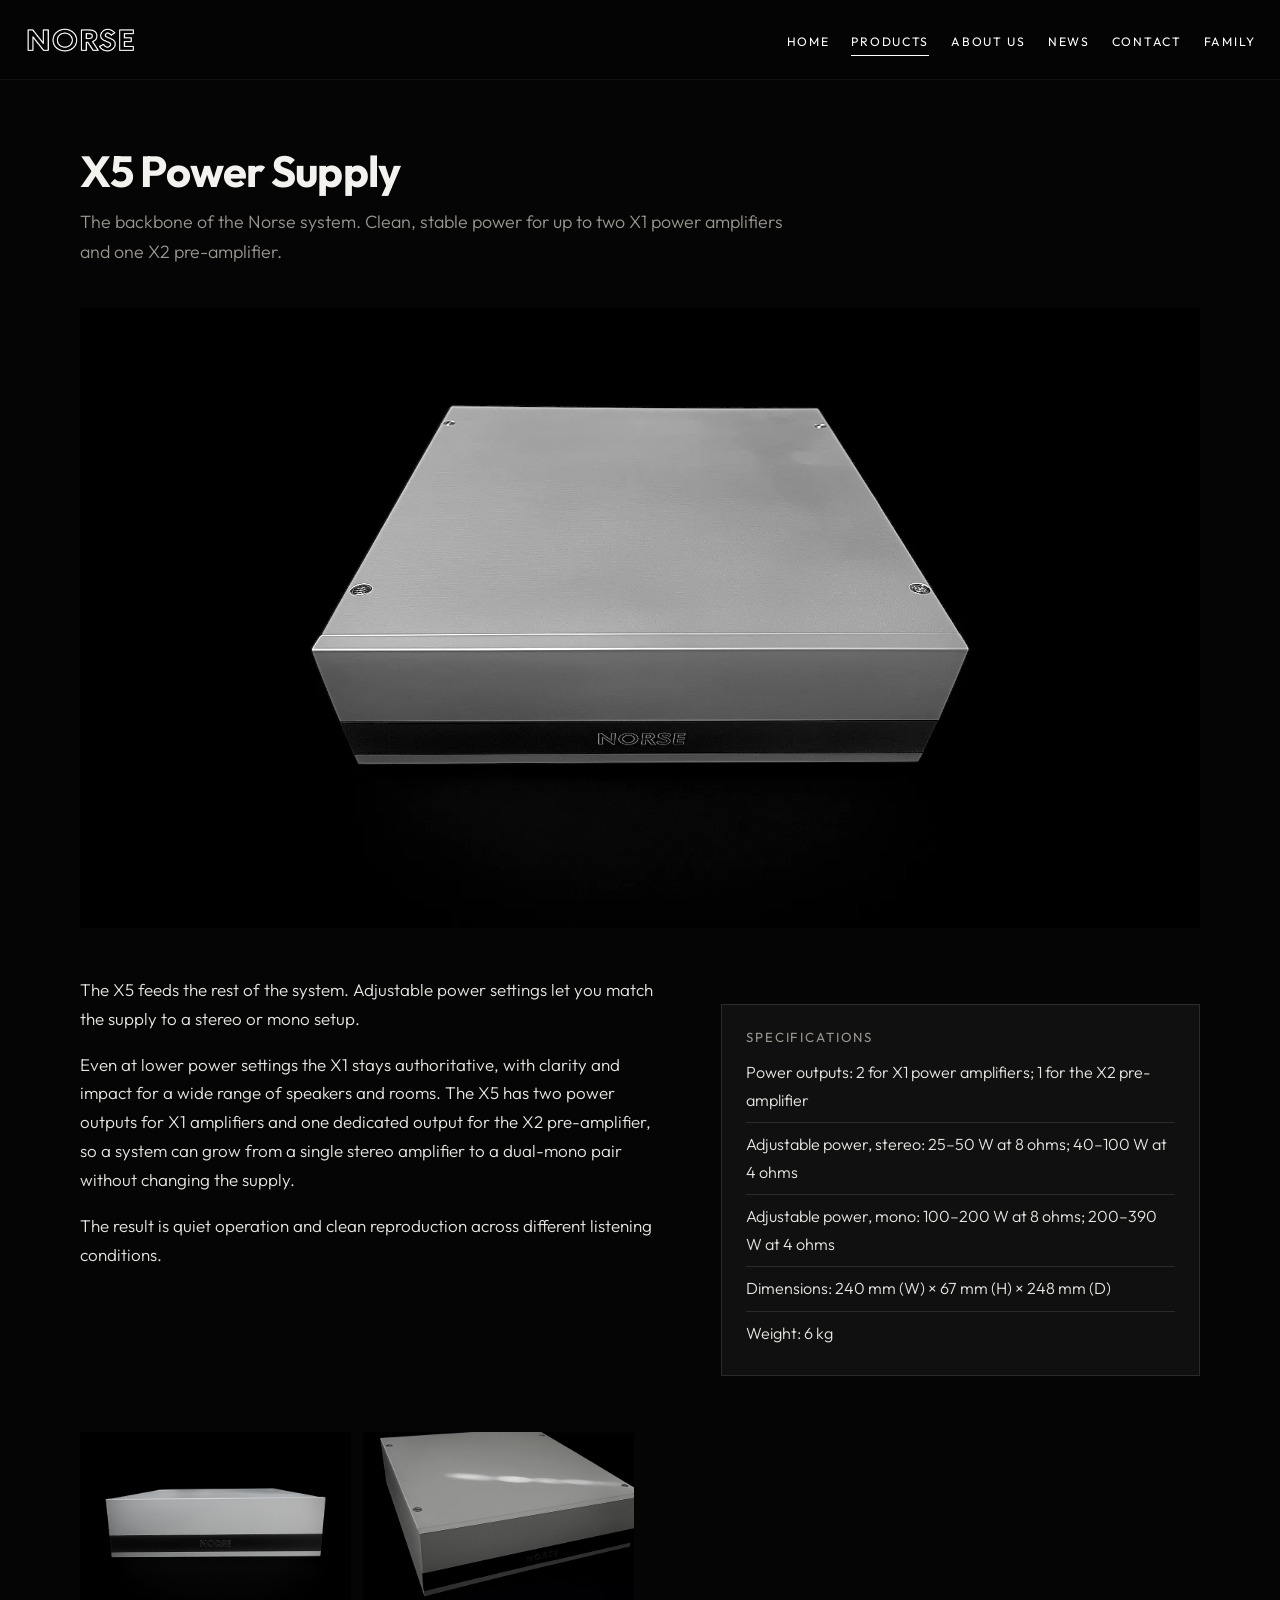
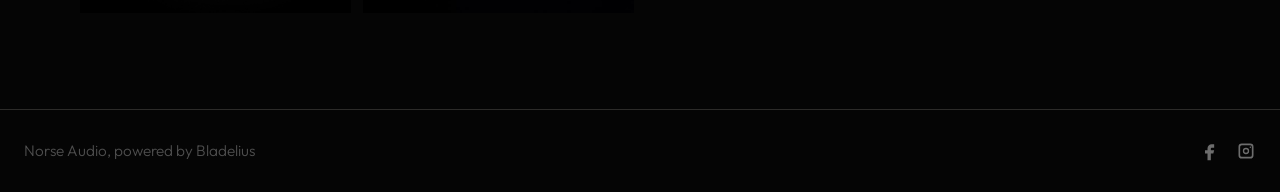
<file: x5/index.html>
<!DOCTYPE html>
<html lang="en">
<head>
  <meta charset="utf-8">
  <meta name="viewport" content="width=device-width, initial-scale=1">
  <meta name="robots" content="noindex, nofollow">
  <title>Norse Audio – X5 Power Supply</title>
  <meta name="description" content="The Norse Audio X5 power supply. Clean, stable power for the X1 and X2, powered by Bladelius.">
  <link rel="icon" href="../favicon.png" type="image/png">
  <link rel="preconnect" href="https://fonts.googleapis.com">
  <link rel="preconnect" href="https://fonts.gstatic.com" crossorigin>
  <link href="https://fonts.googleapis.com/css2?family=Outfit:wght@300;400;500;600;700&display=swap" rel="stylesheet">
  <link rel="stylesheet" href="../css/style.css?v=1">
  <script type="application/ld+json">
{
  "@context": "https://schema.org",
  "@type": "Product",
  "name": "Norse Audio X5 Power Supply",
  "description": "A dedicated power supply for up to two X1 power amplifiers and one X2 pre-amplifier, with adjustable power settings. Part of the Norse Audio modular system, powered by Bladelius.",
  "brand": {
    "@type": "Brand",
    "name": "Norse Audio"
  },
  "image": "https://www.norseaudio.se/images/products/angle.jpg"
}
  </script>
</head>
<body>
  <header class="site-header">
    <div class="inner">
      <a class="logo" href="../index.html" aria-label="Norse Audio home">
        <img src="../images/brand/logo.png?v=1" width="200" height="53" alt="Norse">
      </a>
      <button class="nav-toggle" type="button" aria-label="Open menu" aria-expanded="false" aria-controls="site-nav"><svg viewBox="0 0 24 24" aria-hidden="true"><path d="M3 6h18v2H3V6zm0 5h18v2H3v-2zm0 5h18v2H3v-2z"/></svg></button>
      <nav class="site-nav" id="site-nav">
        <ul>
          <li><a href="../index.html">Home</a></li>
          <li><a href="../products/" aria-current="page">Products</a></li>
          <li><a href="../about-us/">About Us</a></li>
          <li><a href="../news/">News</a></li>
          <li><a href="../contact/">Contact</a></li>
          <li><a href="../family/">Family</a></li>
        </ul>
      </nav>
    </div>
  </header>
  <main class="page">
    <div class="wrap">
      <header class="page-header">
        <h1>X5 Power Supply</h1>
        <p class="lede">The backbone of the Norse system. Clean, stable power for up to two X1 power amplifiers and one X2 pre-amplifier.</p>
      </header>

      <div class="product-hero">
        <a href="../images/products/angle.jpg" data-lightbox>
          <img src="../images/products/angle.jpg" alt="Norse Audio X5 Power Supply">
        </a>
      </div>

      <div class="split">
        <div class="prose">
          <p>The X5 feeds the rest of the system. Adjustable power settings let you match the supply to a stereo or mono setup.</p>
          <p>Even at lower power settings the X1 stays authoritative, with clarity and impact for a wide range of speakers and rooms. The X5 has two power outputs for X1 amplifiers and one dedicated output for the X2 pre-amplifier, so a system can grow from a single stereo amplifier to a dual-mono pair without changing the supply.</p>
          <p>The result is quiet operation and clean reproduction across different listening conditions.</p>
        </div>
        <div class="specs">
          <h2>Specifications</h2>
          <ul>
            <li>Power outputs: 2 for X1 power amplifiers; 1 for the X2 pre-amplifier</li>
            <li>Adjustable power, stereo: 25–50 W at 8 ohms; 40–100 W at 4 ohms</li>
            <li>Adjustable power, mono: 100–200 W at 8 ohms; 200–390 W at 4 ohms</li>
            <li>Dimensions: 240 mm (W) × 67 mm (H) × 248 mm (D)</li>
            <li>Weight: 6 kg</li>
          </ul>
        </div>
      </div>

      <div class="gallery">
        <a href="../images/products/front.jpg" data-lightbox><img src="../images/products/front.jpg" alt="Norse Audio component, front view"></a>
        <a href="../images/products/detail.jpg" data-lightbox><img src="../images/products/detail.jpg" alt="Norse Audio component, close view"></a>
      </div>
    </div>
  </main>
  <footer class="site-footer">
    <div class="inner">
      <div>Norse Audio, powered by Bladelius</div>
      <div class="footer-social">
        <a href="https://www.facebook.com/profile.php?id=61580190315646" target="_blank" rel="noopener" title="Facebook" aria-label="Facebook"><svg viewBox="0 0 24 24" aria-hidden="true"><path d="M14 8h3V4h-3c-2.8 0-5 2.2-5 5v2H6v4h3v8h4v-8h3l1-4h-4V9c0-.6.4-1 1-1z"/></svg></a>
        <a href="https://www.instagram.com/norse_audio/" target="_blank" rel="noopener" title="Instagram" aria-label="Instagram"><svg viewBox="0 0 24 24" aria-hidden="true"><path d="M7 3h10a4 4 0 0 1 4 4v10a4 4 0 0 1-4 4H7a4 4 0 0 1-4-4V7a4 4 0 0 1 4-4zm10 2H7a2 2 0 0 0-2 2v10a2 2 0 0 0 2 2h10a2 2 0 0 0 2-2V7a2 2 0 0 0-2-2zm-5 3.2A3.8 3.8 0 1 1 8.2 12 3.8 3.8 0 0 1 12 8.2zm0 1.6A2.2 2.2 0 1 0 14.2 12 2.2 2.2 0 0 0 12 9.8zM17.2 6.6a.9.9 0 1 1-.9.9.9.9 0 0 1 .9-.9z"/></svg></a>
      </div>
    </div>
  </footer>
  <script src="../js/main.js?v=1"></script>
</body>
</html>
</file>
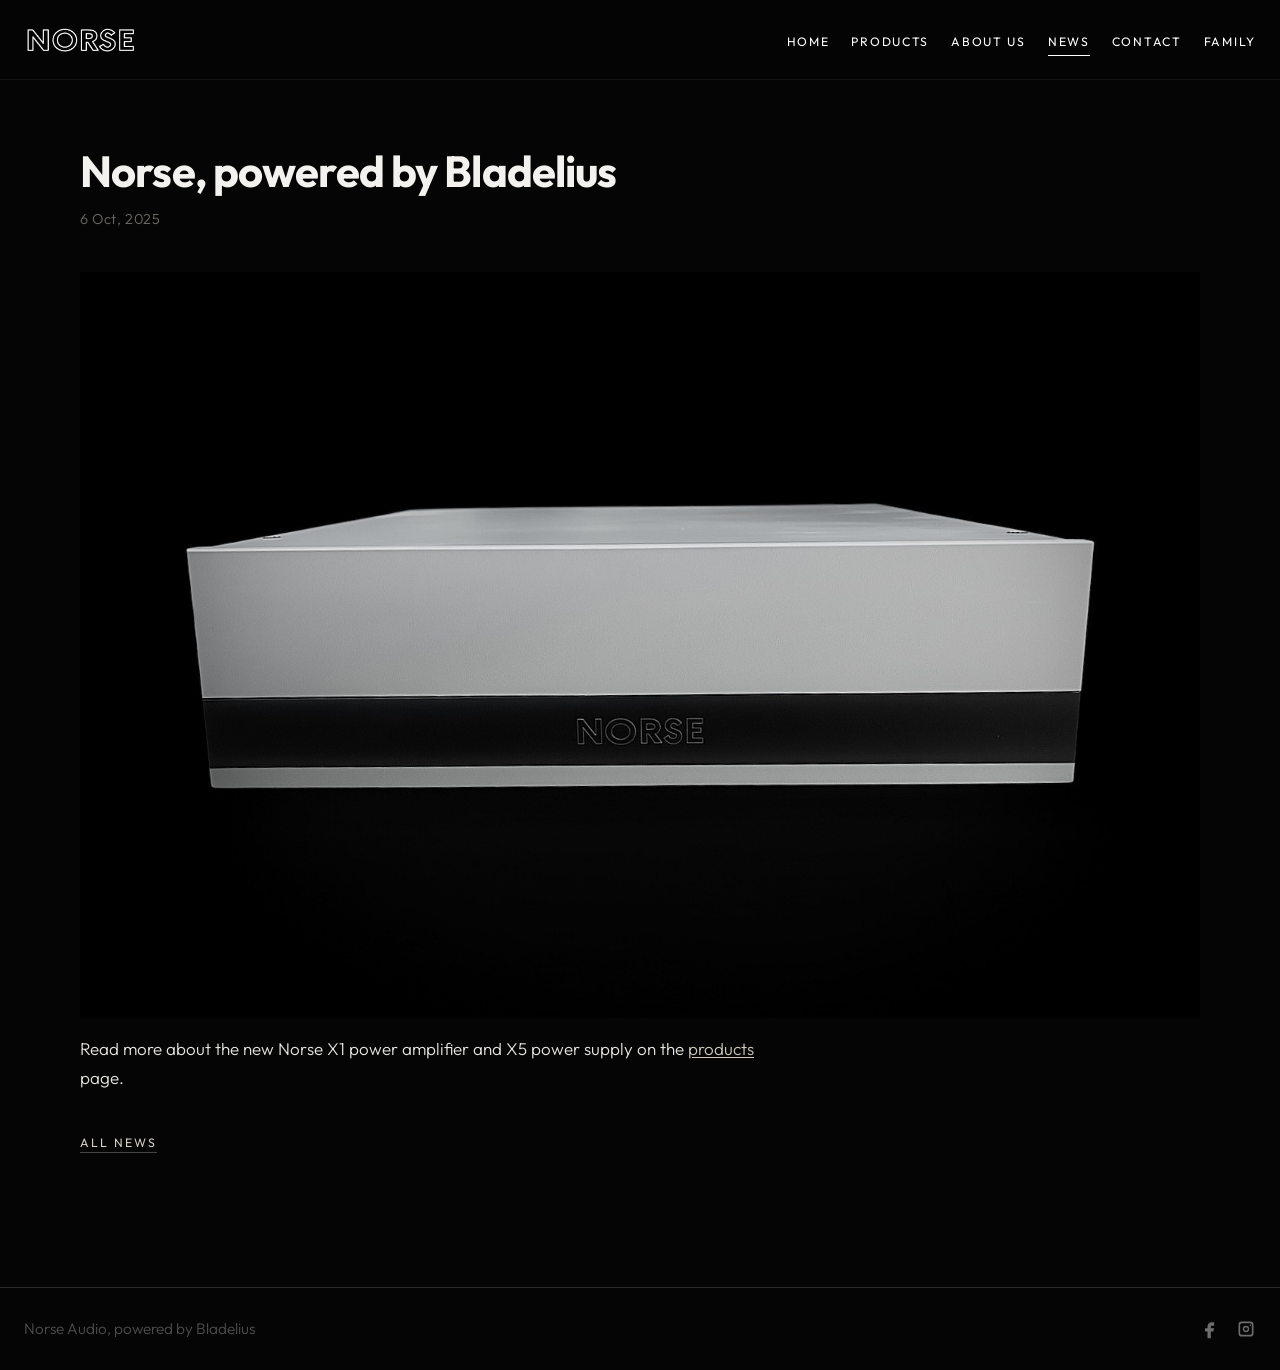
<file: news/norse-by-bladelius/index.html>
<!DOCTYPE html>
<html lang="en">
<head>
  <meta charset="utf-8">
  <meta name="viewport" content="width=device-width, initial-scale=1">
  <meta name="robots" content="noindex, nofollow">
  <title>Norse Audio – Norse, powered by Bladelius</title>
  <meta name="description" content="Read more about the new Norse X1 and X5.">
  <link rel="icon" href="../../favicon.png" type="image/png">
  <link rel="preconnect" href="https://fonts.googleapis.com">
  <link rel="preconnect" href="https://fonts.gstatic.com" crossorigin>
  <link href="https://fonts.googleapis.com/css2?family=Outfit:wght@300;400;500;600;700&display=swap" rel="stylesheet">
  <link rel="stylesheet" href="../../css/style.css?v=1">
</head>
<body>
  <header class="site-header">
    <div class="inner">
      <a class="logo" href="../../index.html" aria-label="Norse Audio home">
        <img src="../../images/brand/logo.png?v=1" width="200" height="53" alt="Norse">
      </a>
      <button class="nav-toggle" type="button" aria-label="Open menu" aria-expanded="false" aria-controls="site-nav"><svg viewBox="0 0 24 24" aria-hidden="true"><path d="M3 6h18v2H3V6zm0 5h18v2H3v-2zm0 5h18v2H3v-2z"/></svg></button>
      <nav class="site-nav" id="site-nav">
        <ul>
          <li><a href="../../index.html">Home</a></li>
          <li><a href="../../products/">Products</a></li>
          <li><a href="../../about-us/">About Us</a></li>
          <li><a href="../../news/" aria-current="page">News</a></li>
          <li><a href="../../contact/">Contact</a></li>
          <li><a href="../../family/">Family</a></li>
        </ul>
      </nav>
    </div>
  </header>
  <main class="page">
    <div class="wrap">
      <article class="news-item" style="display:block; border-top:0; padding-top:0;">
        <header class="page-header">
          <h1>Norse, powered by Bladelius</h1>
          <time datetime="2025-10-06">6 Oct, 2025</time>
        </header>
        <p><img src="../../images/news/system.jpg" alt="Norse Audio component"></p>
        <div class="prose body">
          <p>Read more about the new Norse X1 power amplifier and X5 power supply on the <a href="../../products/">products</a> page.</p>
        </div>
        <p style="margin-top:2em"><a class="text-link" href="../">All news</a></p>
      </article>
    </div>
  </main>
  <footer class="site-footer">
    <div class="inner">
      <div>Norse Audio, powered by Bladelius</div>
      <div class="footer-social">
        <a href="https://www.facebook.com/profile.php?id=61580190315646" target="_blank" rel="noopener" title="Facebook" aria-label="Facebook"><svg viewBox="0 0 24 24" aria-hidden="true"><path d="M14 8h3V4h-3c-2.8 0-5 2.2-5 5v2H6v4h3v8h4v-8h3l1-4h-4V9c0-.6.4-1 1-1z"/></svg></a>
        <a href="https://www.instagram.com/norse_audio/" target="_blank" rel="noopener" title="Instagram" aria-label="Instagram"><svg viewBox="0 0 24 24" aria-hidden="true"><path d="M7 3h10a4 4 0 0 1 4 4v10a4 4 0 0 1-4 4H7a4 4 0 0 1-4-4V7a4 4 0 0 1 4-4zm10 2H7a2 2 0 0 0-2 2v10a2 2 0 0 0 2 2h10a2 2 0 0 0 2-2V7a2 2 0 0 0-2-2zm-5 3.2A3.8 3.8 0 1 1 8.2 12 3.8 3.8 0 0 1 12 8.2zm0 1.6A2.2 2.2 0 1 0 14.2 12 2.2 2.2 0 0 0 12 9.8zM17.2 6.6a.9.9 0 1 1-.9.9.9.9 0 0 1 .9-.9z"/></svg></a>
      </div>
    </div>
  </footer>
  <script src="../../js/main.js?v=1"></script>
</body>
</html>
</file>
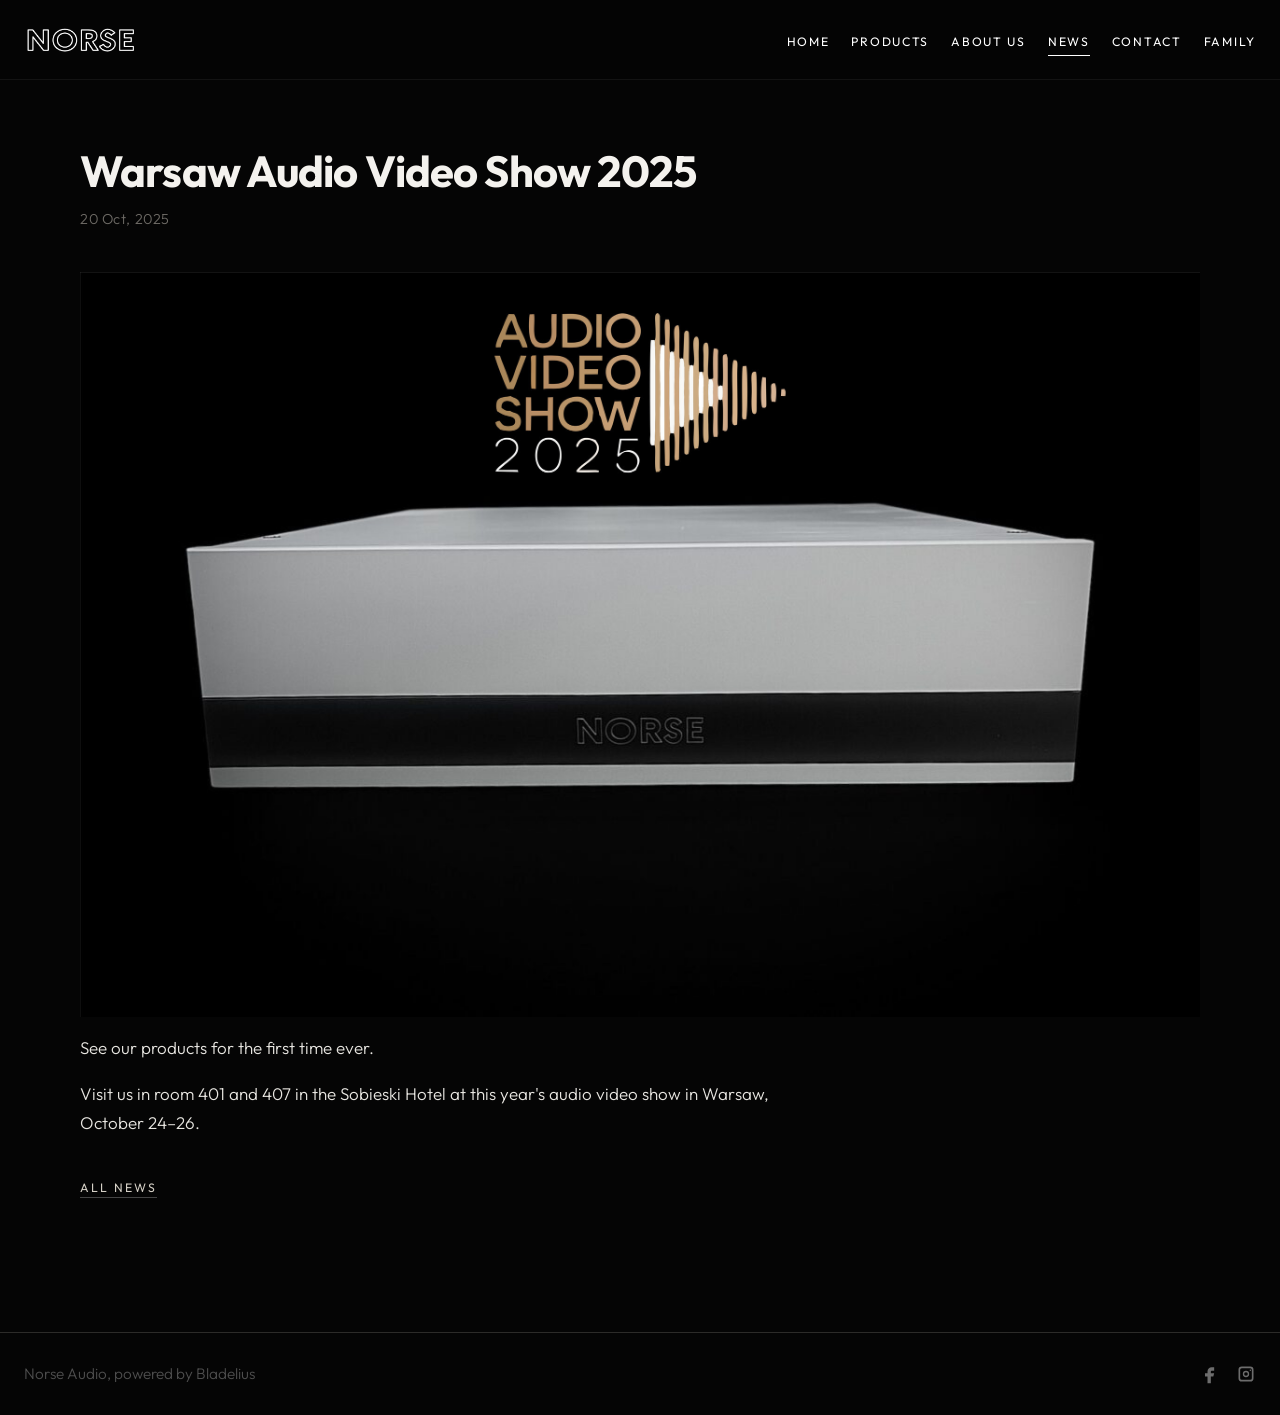
<file: news/warsaw-audio-video-show-2025/index.html>
<!DOCTYPE html>
<html lang="en">
<head>
  <meta charset="utf-8">
  <meta name="viewport" content="width=device-width, initial-scale=1">
  <meta name="robots" content="noindex, nofollow">
  <title>Norse Audio – Warsaw Audio Video Show 2025</title>
  <meta name="description" content="See our products for the first time ever. Visit us in room 401 and 407 in the Sobieski Hotel at this year&#x27;s audio video show in Warsaw, October 24–26.">
  <link rel="icon" href="../../favicon.png" type="image/png">
  <link rel="preconnect" href="https://fonts.googleapis.com">
  <link rel="preconnect" href="https://fonts.gstatic.com" crossorigin>
  <link href="https://fonts.googleapis.com/css2?family=Outfit:wght@300;400;500;600;700&display=swap" rel="stylesheet">
  <link rel="stylesheet" href="../../css/style.css?v=1">
</head>
<body>
  <header class="site-header">
    <div class="inner">
      <a class="logo" href="../../index.html" aria-label="Norse Audio home">
        <img src="../../images/brand/logo.png?v=1" width="200" height="53" alt="Norse">
      </a>
      <button class="nav-toggle" type="button" aria-label="Open menu" aria-expanded="false" aria-controls="site-nav"><svg viewBox="0 0 24 24" aria-hidden="true"><path d="M3 6h18v2H3V6zm0 5h18v2H3v-2zm0 5h18v2H3v-2z"/></svg></button>
      <nav class="site-nav" id="site-nav">
        <ul>
          <li><a href="../../index.html">Home</a></li>
          <li><a href="../../products/">Products</a></li>
          <li><a href="../../about-us/">About Us</a></li>
          <li><a href="../../news/" aria-current="page">News</a></li>
          <li><a href="../../contact/">Contact</a></li>
          <li><a href="../../family/">Family</a></li>
        </ul>
      </nav>
    </div>
  </header>
  <main class="page">
    <div class="wrap">
      <article class="news-item" style="display:block; border-top:0; padding-top:0;">
        <header class="page-header">
          <h1>Warsaw Audio Video Show 2025</h1>
          <time datetime="2025-10-20">20 Oct, 2025</time>
        </header>
        <p><img src="../../images/news/warsaw.jpg" alt="Norse Audio component at the Warsaw Audio Video Show 2025"></p>
        <div class="prose body">
          <p>See our products for the first time ever.</p><p>Visit us in room 401 and 407 in the Sobieski Hotel at this year's audio video show in Warsaw, October 24–26.</p>
        </div>
        <p style="margin-top:2em"><a class="text-link" href="../">All news</a></p>
      </article>
    </div>
  </main>
  <footer class="site-footer">
    <div class="inner">
      <div>Norse Audio, powered by Bladelius</div>
      <div class="footer-social">
        <a href="https://www.facebook.com/profile.php?id=61580190315646" target="_blank" rel="noopener" title="Facebook" aria-label="Facebook"><svg viewBox="0 0 24 24" aria-hidden="true"><path d="M14 8h3V4h-3c-2.8 0-5 2.2-5 5v2H6v4h3v8h4v-8h3l1-4h-4V9c0-.6.4-1 1-1z"/></svg></a>
        <a href="https://www.instagram.com/norse_audio/" target="_blank" rel="noopener" title="Instagram" aria-label="Instagram"><svg viewBox="0 0 24 24" aria-hidden="true"><path d="M7 3h10a4 4 0 0 1 4 4v10a4 4 0 0 1-4 4H7a4 4 0 0 1-4-4V7a4 4 0 0 1 4-4zm10 2H7a2 2 0 0 0-2 2v10a2 2 0 0 0 2 2h10a2 2 0 0 0 2-2V7a2 2 0 0 0-2-2zm-5 3.2A3.8 3.8 0 1 1 8.2 12 3.8 3.8 0 0 1 12 8.2zm0 1.6A2.2 2.2 0 1 0 14.2 12 2.2 2.2 0 0 0 12 9.8zM17.2 6.6a.9.9 0 1 1-.9.9.9.9 0 0 1 .9-.9z"/></svg></a>
      </div>
    </div>
  </footer>
  <script src="../../js/main.js?v=1"></script>
</body>
</html>
</file>
<file: css/style.css>
/* Norse Audio — local mockup
   Same calm layout language as ab-tech.se, with a slightly warmer
   aluminium palette and geometric type to match the official NORSE wordmark. */

:root {
  --bg: #050505;
  --bg-elevated: #101010;
  --bg-header: rgba(5, 5, 5, 0.88);
  --text: #e8e6e1;
  --text-muted: #9a9690;
  --text-dim: #6e6b66;
  --heading: #f4f2ee;
  --line: #2c2b29;
  --accent: #d5d0c6;
  --link: #cfc9bf;
  --link-hover: #ffffff;
  --button-bg: #ece8e1;
  --button-text: #111111;
  --button-hover: #ffffff;
  --focus: #f4f2ee;
  --max: 1120px;
  --header-h: 80px;
  --font: "Outfit", Helvetica, Arial, sans-serif;
}

*, *::before, *::after { box-sizing: border-box; }

html {
  font-size: 106.25%; /* ~17px, close to the original 16px * 1.05 */
  scroll-behavior: smooth;
}

body {
  margin: 0;
  background: var(--bg);
  color: var(--text);
  font-family: var(--font);
  font-weight: 300;
  line-height: 1.7;
  min-height: 100vh;
  display: flex;
  flex-direction: column;
}

img { max-width: 100%; height: auto; display: block; }
a { color: var(--link); text-decoration: none; transition: color .2s ease, opacity .2s ease; }
a:hover { color: var(--link-hover); }
a:focus-visible, button:focus-visible, input:focus-visible, textarea:focus-visible {
  outline: 1px solid var(--focus);
  outline-offset: 3px;
}

h1, h2, h3, h4 {
  font-weight: 700;
  color: var(--heading);
  letter-spacing: -0.015em;
  line-height: 1.25;
  margin: 0 0 0.6em;
}
h1 { font-size: clamp(1.8rem, 3.4vw, 2.6rem); letter-spacing: -0.02em; }
h2 { font-size: clamp(1.35rem, 2.2vw, 1.75rem); }
h3 { font-size: 1.05rem; letter-spacing: 0.04em; text-transform: uppercase; color: #a3a3a3; font-weight: 400; }

p { margin: 0 0 1em; }
p:last-child { margin-bottom: 0; }

.wrap {
  width: min(var(--max), calc(100% - 48px));
  margin: 0 auto;
}

/* Header
   -------------------------------------------------- */
.site-header {
  position: sticky;
  top: 0;
  z-index: 40;
  height: var(--header-h);
  background: var(--bg-header);
  backdrop-filter: saturate(1.2) blur(16px);
  -webkit-backdrop-filter: saturate(1.2) blur(16px);
  border-bottom: 1px solid rgba(255,255,255,0.06);
}

.site-header .inner {
  height: var(--header-h);
  display: flex;
  align-items: center;
  justify-content: space-between;
  gap: 24px;
  width: min(1280px, calc(100% - 48px));
  margin: 0 auto;
}

.logo { display: flex; align-items: center; flex: 0 0 auto; }
.logo img {
  height: 30px;
  width: auto;
}

.nav-toggle {
  display: none;
  background: none;
  border: 0;
  padding: 8px;
  cursor: pointer;
  color: #fff;
}
.nav-toggle svg { width: 28px; height: 28px; display: block; fill: currentColor; }

.site-nav ul {
  display: flex;
  gap: 4px 22px;
  list-style: none;
  margin: 0;
  padding: 0;
  flex-wrap: wrap;
  justify-content: flex-end;
}
.site-nav a {
  color: #fff;
  font-weight: 400;
  font-size: 0.72rem;
  letter-spacing: 0.14em;
  text-transform: uppercase;
  padding: 6px 0;
  border-bottom: 1px solid transparent;
}
.site-nav a:hover,
.site-nav a[aria-current="page"] {
  color: #fff;
  border-bottom-color: #fff;
}

/* Hero (home)
   -------------------------------------------------- */
.hero {
  position: relative;
  min-height: calc(100vh - var(--header-h));
  background: #000 56% 68% / cover no-repeat;
  display: flex;
  align-items: flex-end;
  justify-content: center;
}
.hero::after {
  content: "";
  position: absolute;
  inset: auto 0 0;
  height: 28%;
  background: linear-gradient(to top, rgba(0,0,0,0.85), transparent);
  pointer-events: none;
}
.hero-caption {
  position: relative;
  z-index: 1;
  padding: 0 24px 48px;
  text-align: center;
}
.hero-caption a {
  color: #fff;
  font-weight: 400;
  font-size: 0.72rem;
  letter-spacing: 0.18em;
  text-transform: uppercase;
  border-bottom: 1px solid rgba(255,255,255,0.45);
  padding-bottom: 4px;
}
.hero-caption a:hover { border-bottom-color: #fff; }

/* Pages
   -------------------------------------------------- */
main { flex: 1 0 auto; }
.page {
  padding: 64px 0 96px;
}
.page-header {
  margin-bottom: 40px;
}
.page-header h1 { margin-bottom: 0.2em; }
.lede {
  color: var(--text-muted);
  font-size: 1.05rem;
  max-width: 40em;
}

.split {
  display: grid;
  grid-template-columns: 1.1fr 0.9fr;
  gap: 56px;
  align-items: start;
}
.split.reverse { grid-template-columns: 0.9fr 1.1fr; }
.split img,
.product-hero img {
  width: 100%;
  border-radius: 2px;
}
.product-hero {
  background: #000;
  margin-bottom: 48px;
}
.product-hero img {
  width: 100%;
  height: auto;
  max-height: 620px;
  object-fit: contain;
  margin: 0 auto;
}
.product-intro {
  margin-bottom: 48px;
}
.specs-grid {
  display: grid;
  grid-template-columns: 1fr 1fr;
  gap: 24px;
  margin-top: 40px;
}
@media (max-width: 720px) {
  .specs-grid { grid-template-columns: 1fr; }
}

.prose { max-width: 42em; }
.prose p + p { margin-top: 1em; }
.prose ul {
  margin: 0 0 1.2em;
  padding-left: 1.2em;
}
.prose li { margin: 0.4em 0; }
.prose li strong { font-weight: 500; color: var(--heading); }


/* Product / specs
   -------------------------------------------------- */
.specs {
  margin-top: 28px;
  padding: 24px 24px 20px;
  background: var(--bg-elevated);
  border: 1px solid var(--line);
}
.specs h2 {
  font-size: 0.78rem;
  font-weight: 400;
  letter-spacing: 0.14em;
  text-transform: uppercase;
  color: var(--text-muted);
  margin-bottom: 14px;
}
.specs ul {
  list-style: none;
  margin: 0;
  padding: 0;
}
.specs li {
  padding: 8px 0;
  border-top: 1px solid var(--line);
  font-size: 0.95rem;
  color: var(--text);
}
.specs li:first-child { border-top: 0; padding-top: 0; }

.gallery {
  display: grid;
  grid-template-columns: repeat(auto-fill, minmax(240px, 1fr));
  gap: 12px;
  margin-top: 56px;
}
.gallery a {
  display: block;
  overflow: hidden;
  background: var(--bg-elevated);
  aspect-ratio: 3 / 2;
}
.gallery img {
  width: 100%;
  height: 100%;
  object-fit: cover;
  transition: transform .5s ease;
}
.gallery a:hover img { transform: scale(1.04); }

/* Product index
   -------------------------------------------------- */
.product-group { margin-bottom: 56px; }
.product-group h2 { margin-bottom: 20px; }

.product-grid {
  display: grid;
  grid-template-columns: repeat(3, 1fr);
  gap: 20px;
}
.product-card {
  display: flex;
  flex-direction: column;
  background: var(--bg-elevated);
  border: 1px solid transparent;
  transition: border-color .2s ease;
  color: inherit;
}
.product-card:hover { border-color: #3a3a3a; color: inherit; }
.product-card .thumb {
  aspect-ratio: 4 / 3;
  overflow: hidden;
  background: #111;
}
.product-card img {
  width: 100%;
  height: 100%;
  object-fit: contain;
  transition: transform .5s ease;
}
.product-card:hover img { transform: scale(1.04); }
.product-card .label {
  padding: 16px 18px 18px;
  font-weight: 400;
  letter-spacing: 0.04em;
  color: #fff;
}
.product-card.external .label { color: var(--text-muted); }

/* News
   -------------------------------------------------- */
.social-follow {
  display: grid;
  grid-template-columns: 1fr auto;
  gap: 32px;
  align-items: center;
  margin-bottom: 56px;
  padding-bottom: 40px;
  border-bottom: 1px solid var(--line);
}
.social-follow p { color: var(--text-muted); margin: 0; max-width: 36em; }
.social-icons { display: flex; gap: 20px; align-items: center; }
.social-icons a { display: block; }
.social-icons img { height: 56px; width: auto; }

.news-list { display: flex; flex-direction: column; gap: 0; }
.news-item {
  display: grid;
  grid-template-columns: 280px 1fr;
  gap: 36px;
  padding: 36px 0;
  border-top: 1px solid var(--line);
  align-items: start;
}
.news-item:first-child { border-top: 0; padding-top: 0; }
.news-item h2 {
  font-size: 1.25rem;
  letter-spacing: -0.01em;
  text-transform: none;
  font-weight: 700;
  color: #fff;
  margin-bottom: 0.25em;
}
.news-item time {
  display: block;
  color: var(--text-dim);
  font-size: 0.85rem;
  letter-spacing: 0.04em;
  margin-bottom: 0.8em;
}
.news-item .body a { text-decoration: underline; text-underline-offset: 2px; }
.news-item .thumb {
  display: block;
  background: var(--bg-elevated);
}
.news-item .thumb img {
  width: 100%;
  height: auto;
  max-height: 220px;
  object-fit: cover;
  object-position: center;
}

/* Reviews
   -------------------------------------------------- */
.review-grid {
  display: grid;
  grid-template-columns: repeat(3, 1fr);
  gap: 24px;
}
.review-card {
  display: flex;
  flex-direction: column;
  color: inherit;
  background: var(--bg-elevated);
  border: 1px solid transparent;
  transition: border-color .2s ease;
}
.review-card:hover { border-color: #3a3a3a; color: inherit; }
.review-card .thumb {
  aspect-ratio: 4 / 3;
  overflow: hidden;
  background: #111;
}
.review-card img {
  width: 100%;
  height: 100%;
  object-fit: cover;
  transition: transform .5s ease;
}
.review-card:hover img { transform: scale(1.04); }
.review-card .meta {
  padding: 16px 18px 20px;
}
.review-card h2 {
  font-size: 1rem;
  text-transform: none;
  letter-spacing: -0.01em;
  font-weight: 700;
  color: #fff;
  margin: 0 0 0.35em;
}
.review-card p {
  margin: 0;
  color: var(--text-muted);
  font-size: 0.85rem;
  word-break: break-all;
}

/* Contact form
   -------------------------------------------------- */
.form {
  display: grid;
  gap: 18px;
  max-width: 520px;
}
.form label {
  display: block;
  font-size: 0.78rem;
  letter-spacing: 0.1em;
  text-transform: uppercase;
  color: var(--text-muted);
  margin-bottom: 8px;
}
.form .req { color: #c4c4c4; }
.form input,
.form textarea {
  width: 100%;
  background: var(--bg-elevated);
  border: 1px solid #2e2e2e;
  color: var(--text);
  font-family: inherit;
  font-weight: 300;
  font-size: 1rem;
  padding: 12px 14px;
  border-radius: 0;
  transition: border-color .2s ease;
}
.form input:hover, .form textarea:hover { border-color: #4a4a4a; }
.form input:focus, .form textarea:focus {
  border-color: #ccc;
  outline: none;
}
.form textarea { min-height: 140px; resize: vertical; }

/* Honeypot — must stay hidden */
.form .hp {
  position: absolute !important;
  left: -9999px !important;
  opacity: 0 !important;
  height: 0 !important;
  width: 0 !important;
  overflow: hidden !important;
}

.btn {
  appearance: none;
  border: 0;
  background: var(--button-bg);
  color: var(--button-text);
  font-family: inherit;
  font-weight: 400;
  font-size: 0.78rem;
  letter-spacing: 0.16em;
  text-transform: uppercase;
  padding: 14px 28px;
  cursor: pointer;
  width: fit-content;
  transition: background .2s ease, color .2s ease;
}
.btn:hover { background: var(--button-hover); }
.btn[disabled] { opacity: 0.6; cursor: default; }

.form-status {
  min-height: 1.4em;
  font-size: 0.95rem;
}
.form-status.ok { color: #c8e6c8; }
.form-status.err { color: #e8b4b4; }

.form-note {
  margin-top: 8px;
  font-size: 0.85rem;
  color: var(--text-dim);
}

/* Bladelius
   -------------------------------------------------- */
.bladelius-logo {
  display: block;
  max-width: 420px;
  margin: 8px 0 16px;
}
.bladelius-logo img { width: 100%; }

/* Footer
   -------------------------------------------------- */
.site-footer {
  border-top: 1px solid var(--line);
  padding: 28px 0;
  color: #4e4e4e;
  font-size: 0.9rem;
}
.site-footer .inner {
  width: min(1280px, calc(100% - 48px));
  margin: 0 auto;
  display: flex;
  align-items: center;
  justify-content: space-between;
  gap: 16px;
}
.site-footer a { color: #6d6d6d; }
.site-footer a:hover { color: #ccc; }
.footer-social { display: flex; gap: 16px; align-items: center; }
.footer-social a { display: flex; color: #6d6d6d; }
.footer-social a:hover { color: #fff; }
.footer-social svg { width: 20px; height: 20px; fill: currentColor; }

/* Lightbox
   -------------------------------------------------- */
.lightbox {
  position: fixed;
  inset: 0;
  background: rgba(0,0,0,0.94);
  display: none;
  align-items: center;
  justify-content: center;
  z-index: 80;
  padding: 32px;
  cursor: zoom-out;
}
.lightbox.is-open { display: flex; }
.lightbox img {
  max-width: min(1200px, 100%);
  max-height: 100%;
  object-fit: contain;
  cursor: default;
}
.lightbox-close {
  position: absolute;
  top: 16px;
  right: 20px;
  background: none;
  border: 0;
  color: #fff;
  font-size: 2rem;
  line-height: 1;
  cursor: pointer;
  padding: 8px;
}

/* Home product strip
   -------------------------------------------------- */
.home-products {
  padding: 72px 0 96px;
}
.home-products h2 {
  text-align: center;
  font-weight: 400;
  font-size: 0.78rem;
  letter-spacing: 0.18em;
  text-transform: uppercase;
  color: var(--text-muted);
  margin-bottom: 28px;
}

/* Responsive
   -------------------------------------------------- */
@media (max-width: 900px) {
  :root { --header-h: 72px; }
  .logo img { height: 24px; }
  .split, .split.reverse { grid-template-columns: 1fr; gap: 28px; }
  .product-grid, .review-grid { grid-template-columns: repeat(2, 1fr); }
  .news-item { grid-template-columns: 1fr; gap: 16px; }
  .news-item .thumb img { max-height: 280px; }
  .social-follow { grid-template-columns: 1fr; gap: 20px; }
  .page { padding: 40px 0 72px; }
  .wrap, .site-header .inner, .site-footer .inner {
    width: min(100% - 32px, var(--max));
  }
}

@media (max-width: 720px) {
  .nav-toggle { display: block; }
  .site-nav {
    display: none;
    position: absolute;
    top: var(--header-h);
    left: 0;
    right: 0;
    background: #0a0a0a;
    border-bottom: 1px solid var(--line);
    padding: 8px 0 20px;
  }
  .site-nav.is-open { display: block; }
  .site-nav ul {
    flex-direction: column;
    align-items: stretch;
    gap: 0;
    width: min(100% - 32px, var(--max));
    margin: 0 auto;
  }
  .site-nav a {
    display: block;
    padding: 12px 0;
    border-bottom: 1px solid var(--line);
    font-size: 0.85rem;
  }
  .site-nav a[aria-current="page"],
  .site-nav a:hover { border-bottom-color: #fff; }
  .product-grid, .review-grid { grid-template-columns: 1fr; }
  .hero {
    min-height: 0;
    aspect-ratio: 3 / 2;
    background-position: 50% 50%;
    background-size: cover;
  }
  .hero::after { height: 14%; }
  .site-footer .inner { flex-direction: column; align-items: flex-start; }
}

@media (prefers-reduced-motion: reduce) {
  html { scroll-behavior: auto; }
  .gallery img, .product-card img, .review-card img { transition: none; }
}

.lightbox-nav {
  position: absolute; top: 50%; transform: translateY(-50%);
  background: rgba(0,0,0,.35); color: #e6e6e6; border: 0; cursor: pointer;
  font-size: 48px; line-height: 1; width: 56px; height: 80px; border-radius: 4px;
  transition: background .2s;
}
.lightbox-nav:hover { background: rgba(255,255,255,.12); }
.lightbox-prev { left: 16px; }
.lightbox-next { right: 16px; }
.lightbox-count {
  position: absolute; bottom: 18px; left: 0; right: 0; text-align: center;
  color: #bbb; font-size: 13px; letter-spacing: .15em;
}
@media (max-width: 600px) { .lightbox-nav { width: 40px; height: 60px; font-size: 36px; } }

/* Buttons as links
   -------------------------------------------------- */
a.btn {
  display: inline-block;
  color: var(--button-text);
  text-decoration: none;
}
a.btn:hover { color: var(--button-text); }
.btn-ghost {
  background: transparent;
  color: var(--text);
  border: 1px solid var(--line);
}
a.btn-ghost { color: var(--text); }
.btn-ghost:hover,
a.btn-ghost:hover {
  background: transparent;
  border-color: #fff;
  color: #fff;
}

.text-link {
  color: var(--accent);
  font-weight: 400;
  font-size: 0.72rem;
  letter-spacing: 0.16em;
  text-transform: uppercase;
  border-bottom: 1px solid rgba(255,255,255,0.25);
  padding-bottom: 2px;
}
.text-link:hover { color: #fff; border-bottom-color: #fff; }

.section-head {
  display: flex;
  align-items: baseline;
  justify-content: space-between;
  gap: 16px;
  margin-bottom: 28px;
}
.section-head h2,
.home-follow h2,
.home-latest h2,
.home-ribbon h2 {
  text-align: left;
  font-weight: 400;
  font-size: 0.78rem;
  letter-spacing: 0.18em;
  text-transform: uppercase;
  color: var(--text-muted);
  margin: 0;
}

/* Home: latest news & reviews
   -------------------------------------------------- */
.home-latest,
.home-ribbon {
  padding: 88px 0 0;
}
.home-follow { padding: 96px 0 112px; }

.slider-viewport {
  display: grid;
  min-height: 0;
}
.slide {
  grid-area: 1 / 1;
  opacity: 0;
  visibility: hidden;
  transition: opacity .7s ease, visibility .7s ease;
  pointer-events: none;
}
.slide.is-active {
  opacity: 1;
  visibility: visible;
  pointer-events: auto;
  position: relative;
  z-index: 1;
}
.slide > a {
  display: grid;
  grid-template-columns: 1.15fr 0.85fr;
  gap: 48px;
  align-items: center;
  color: inherit;
}
.slide > a:hover { color: inherit; }
.slide-image {
  background: var(--bg-elevated);
  aspect-ratio: 3 / 2;
  overflow: hidden;
}
.slide-image img {
  width: 100%;
  height: 100%;
  object-fit: cover;
}
.slide-body { max-width: 28em; }
.slide-body .kicker {
  margin: 0 0 12px;
  font-size: 0.72rem;
  letter-spacing: 0.16em;
  text-transform: uppercase;
  color: var(--text-muted);
}
.slide-body h3 {
  text-transform: none;
  letter-spacing: -0.015em;
  color: var(--heading);
  font-weight: 700;
  font-size: clamp(1.25rem, 2.1vw, 1.7rem);
  margin: 0 0 12px;
}
.slide-body p {
  color: var(--text-muted);
  margin: 0;
}

.slider-controls {
  display: flex;
  align-items: center;
  justify-content: space-between;
  gap: 16px;
  margin-top: 24px;
}
.slider-prev,
.slider-next {
  appearance: none;
  background: none;
  border: 0;
  color: #9a9a9a;
  cursor: pointer;
  font-size: 1.8rem;
  line-height: 1;
  padding: 4px 8px;
  width: 40px;
}
.slider-prev:hover,
.slider-next:hover { color: #fff; }
.slider-prev::before { content: "‹"; }
.slider-next::before { content: "›"; }
.slider-dots {
  display: flex;
  gap: 8px;
  justify-content: center;
  flex: 1;
}
.slider-dots button {
  appearance: none;
  background: #333;
  border: 0;
  width: 18px;
  height: 2px;
  padding: 0;
  cursor: pointer;
}
.slider-dots button[aria-current="true"] { background: #d8d8d8; }

/* Home: product ribbon
   -------------------------------------------------- */
.ribbon-slider .slide > a {
  grid-template-columns: 1fr;
  gap: 20px;
  justify-items: center;
  text-align: center;
}
.ribbon-image {
  width: min(100%, 520px);
  background: transparent;
  overflow: hidden;
}
.ribbon-image img {
  width: 100%;
  height: auto;
  object-fit: contain;
}
.ribbon-caption {
  display: flex;
  flex-direction: column;
  gap: 4px;
}
.ribbon-caption strong {
  font-weight: 400;
  font-size: 0.78rem;
  letter-spacing: 0.18em;
  text-transform: uppercase;
  color: #fff;
}
.ribbon-caption span {
  font-size: 0.85rem;
  color: var(--text-muted);
}

/* Home: follow
   -------------------------------------------------- */
.home-follow p {
  color: var(--text-muted);
  max-width: 28em;
  margin: 16px 0 24px;
}
.follow-links {
  display: flex;
  flex-wrap: wrap;
  gap: 8px 28px;
}
.follow-links a {
  font-weight: 400;
  font-size: 0.78rem;
  letter-spacing: 0.12em;
  text-transform: uppercase;
  color: var(--accent);
  border-bottom: 1px solid rgba(255,255,255,0.25);
  padding-bottom: 2px;
}
.follow-links a:hover { color: #fff; border-bottom-color: #fff; }

/* Family brands
   -------------------------------------------------- */
.sister-grid {
  display: grid;
  grid-template-columns: 1fr 1fr;
  gap: 32px;
  margin-top: 8px;
}
.sister-card {
  background: var(--bg-elevated);
  border: 1px solid var(--line);
  display: flex;
  flex-direction: column;
}
.sister-photo {
  aspect-ratio: 3 / 2;
  overflow: hidden;
  background: #000;
}
.sister-photo img {
  width: 100%;
  height: 100%;
  object-fit: cover;
}
.sister-body {
  padding: 28px 28px 32px;
  display: flex;
  flex-direction: column;
  gap: 16px;
  flex: 1;
}
.sister-body p {
  color: var(--text);
  margin: 0;
  flex: 1;
}
.sister-wordmark {
  display: block;
  width: auto;
  height: 36px;
  max-width: 100%;
  object-fit: contain;
  object-position: left center;
}
.sister-wordmark.norse {
  height: 28px;
}
.sister-wordmark.abtech {
  height: 48px;
}

.sister-mini-grid {
  display: grid;
  grid-template-columns: 1fr 1fr;
  gap: 24px;
}
.sister-mini-card {
  display: grid;
  grid-template-columns: 0.9fr 1.1fr;
  gap: 20px;
  align-items: center;
  background: var(--bg-elevated);
  border: 1px solid var(--line);
  padding: 0;
  overflow: hidden;
}
.sister-mini-card .thumb {
  display: block;
  background: #000;
  min-height: 100%;
}
.sister-mini-card .thumb img {
  width: 100%;
  height: 100%;
  object-fit: cover;
  aspect-ratio: 1 / 1;
}
.sister-mini-body { padding: 20px 20px 22px 0; }
.sister-mini-body h3 {
  text-transform: none;
  letter-spacing: -0.01em;
  color: #fff;
  font-weight: 700;
  font-size: 1.15rem;
  margin: 0 0 8px;
}
.sister-mini-body p {
  color: var(--text-muted);
  margin: 0 0 14px;
  font-size: 0.95rem;
}
.sister-more { margin: 24px 0 0; }

/* 404
   -------------------------------------------------- */
.error-page {
  padding: 48px 0 24px;
  max-width: 36em;
}
.error-page h1 { margin-bottom: 0.4em; }
.error-links {
  display: flex;
  flex-wrap: wrap;
  gap: 12px;
  margin-top: 32px;
}

@media (max-width: 900px) {
  .slide > a { grid-template-columns: 1fr; gap: 24px; }
  .sister-grid,
  .sister-mini-grid { grid-template-columns: 1fr; }
  .sister-mini-card { grid-template-columns: 140px 1fr; }
  .home-latest, .home-ribbon { padding-top: 64px; }
  .home-follow { padding: 72px 0 88px; }
}

@media (max-width: 720px) {
  .sister-mini-card { grid-template-columns: 1fr; }
  .sister-mini-body { padding: 4px 16px 20px; }
  .sister-mini-card .thumb img { aspect-ratio: 3 / 2; }
}

@media (prefers-reduced-motion: reduce) {
  .slide { transition: none; }
}
</file>
